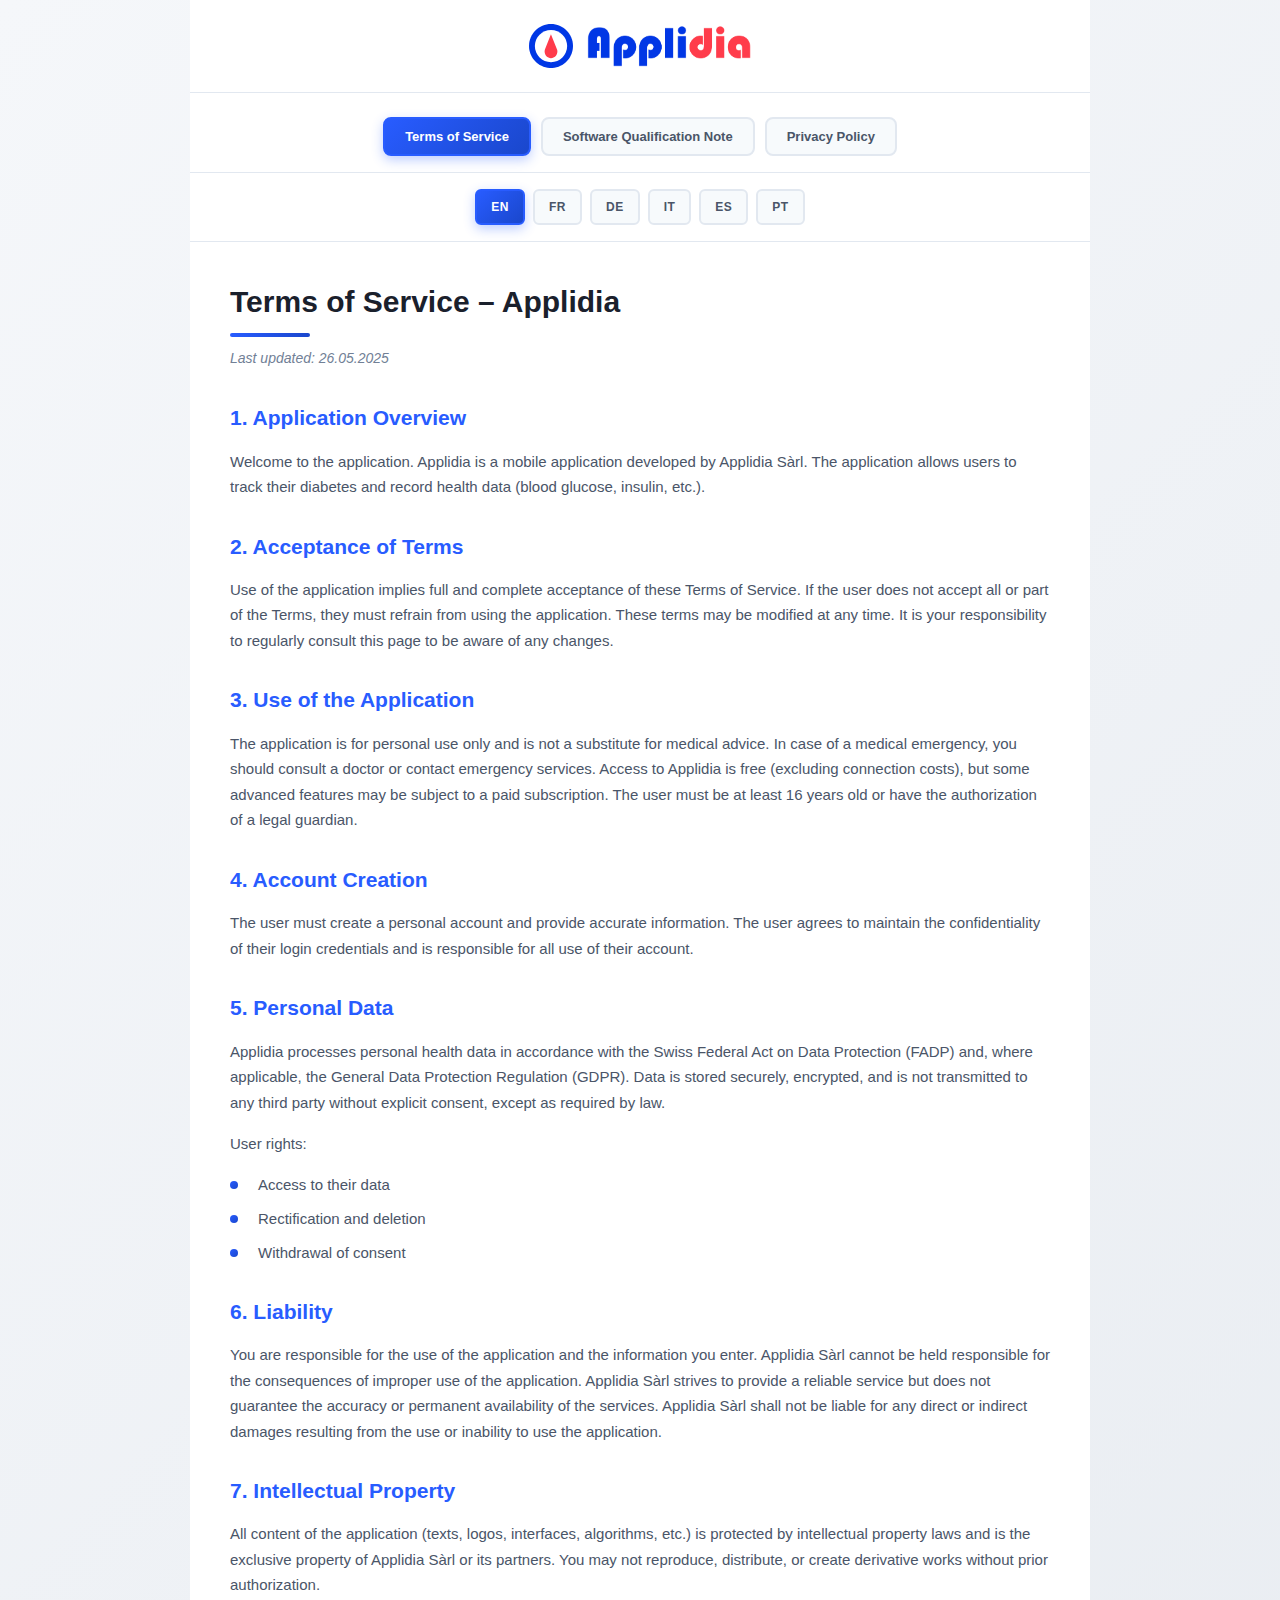
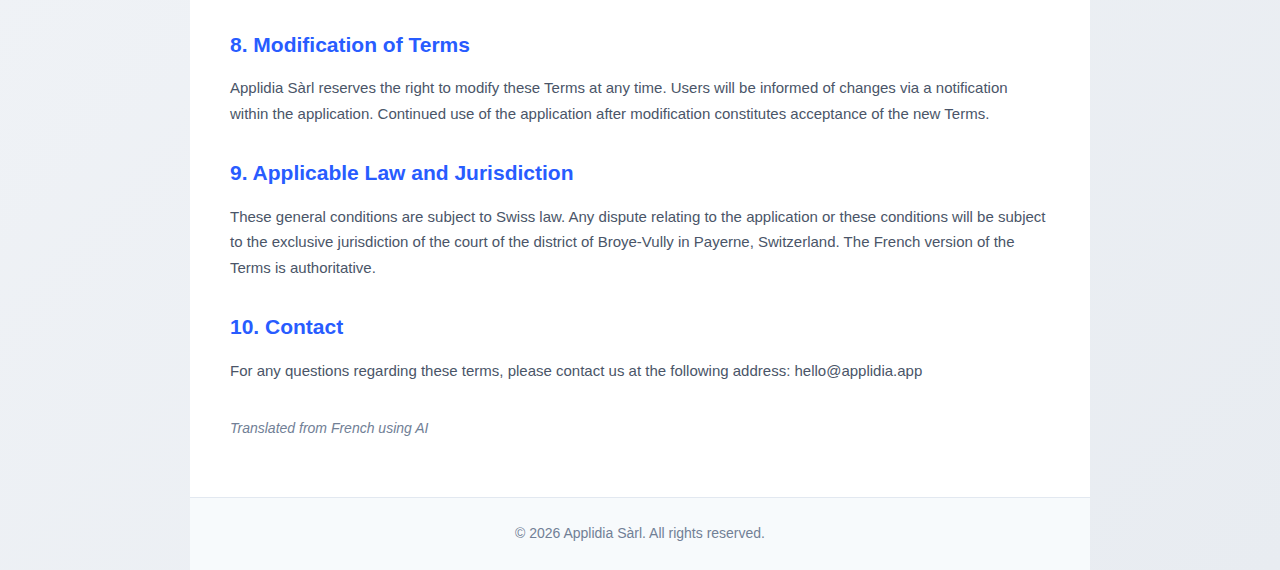
<file: index.html>
<!DOCTYPE html>
<html lang="en">
<head>
  <meta charset="UTF-8">
  <meta name="viewport" content="width=device-width, initial-scale=1.0">
  <title>Applidia – Legal</title>
  <link rel="stylesheet" href="style.css">
</head>
<body class="landing-body">
  <div class="landing-container">
    <div class="header">
      <img src="logo.svg" alt="Applidia Logo" class="logo-img">
      <img src="applidia.png" alt="Applidia" class="logo-text">
    </div>

    <p class="landing-title">Select your language</p>
    <p class="landing-subtitle">Sélectionnez votre langue · Wählen Sie Ihre Sprache</p>

    <div class="lang-grid">
      <a href="en/">
        <span class="lang-code">EN</span>
        <span class="lang-name">English</span>
      </a>
      <a href="fr/">
        <span class="lang-code">FR</span>
        <span class="lang-name">Français</span>
      </a>
      <a href="de/">
        <span class="lang-code">DE</span>
        <span class="lang-name">Deutsch</span>
      </a>
      <a href="it/">
        <span class="lang-code">IT</span>
        <span class="lang-name">Italiano</span>
      </a>
      <a href="es/">
        <span class="lang-code">ES</span>
        <span class="lang-name">Español</span>
      </a>
      <a href="pt/">
        <span class="lang-code">PT</span>
        <span class="lang-name">Português</span>
      </a>
    </div>

    <div class="landing-footer">
      &copy; 2025 Applidia Sàrl. All rights reserved.
    </div>
  </div>

  <script>
    (function() {
      var supported = ['en','fr','de','it','es','pt'];
      var lang = (navigator.language || navigator.userLanguage || 'en').toLowerCase().slice(0,2);
      if (supported.indexOf(lang) !== -1) {
        window.location.replace(lang + '/');
      }
    })();
  </script>
</body>
</html>
</file>
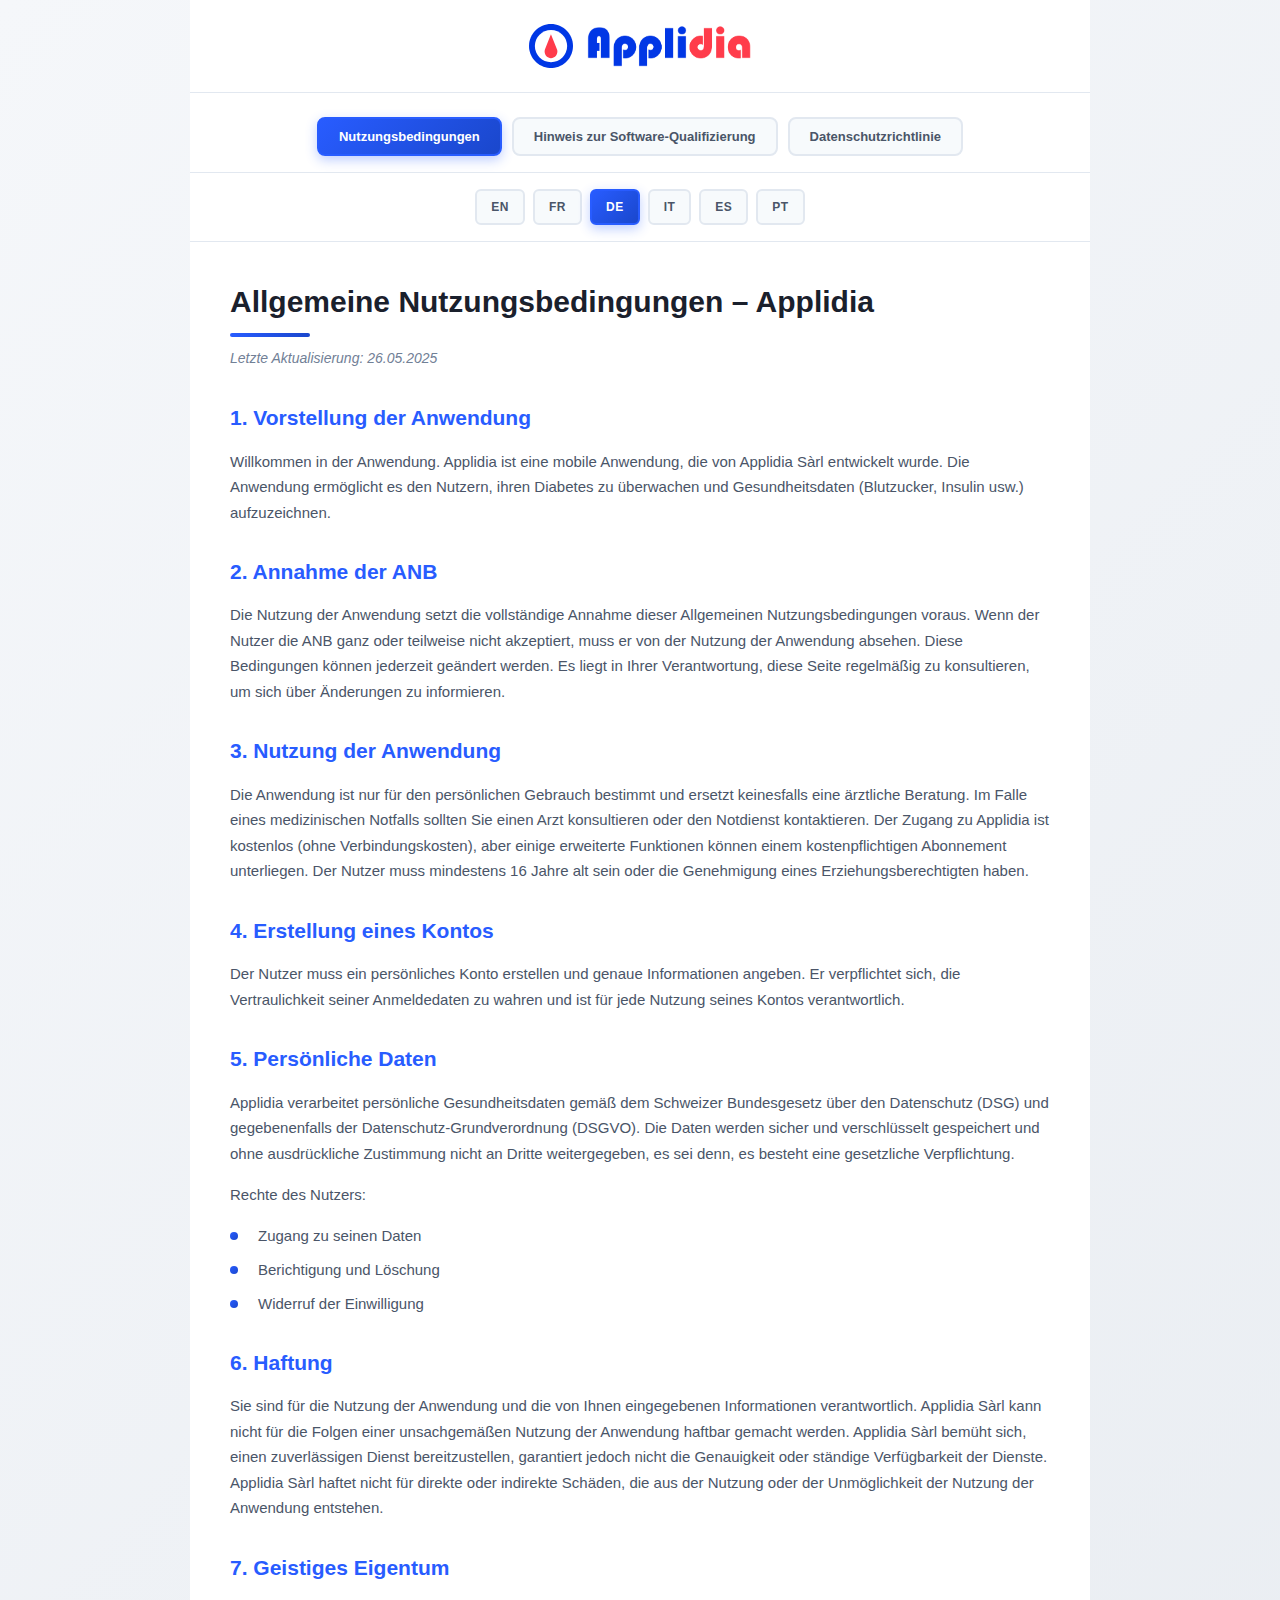
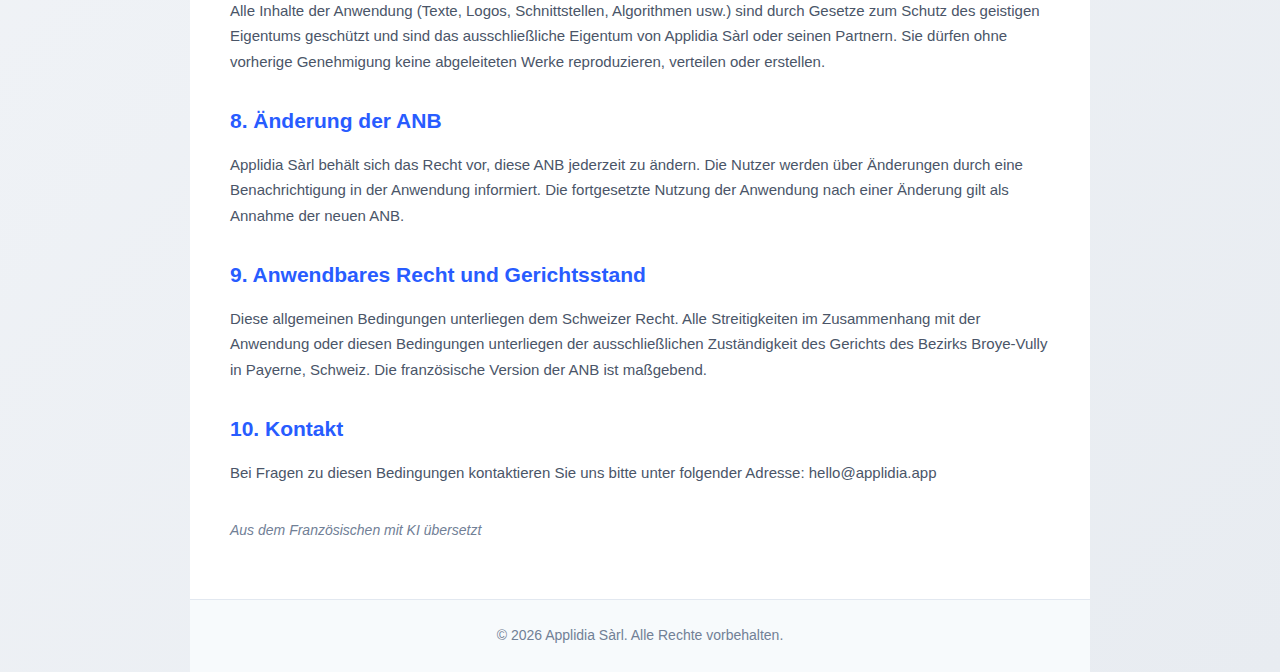
<file: de/index.html>
<!DOCTYPE html>
<html lang="de">
<head>
  <meta charset="UTF-8">
  <meta name="viewport" content="width=device-width, initial-scale=1.0">
  <title>Rechtliche Dokumente – Applidia</title>
  <link rel="stylesheet" href="../style.css">
</head>
<body>
  <div class="container">
    <div class="header">
      <img src="../logo.svg" alt="Applidia Logo" class="logo-img">
      <img src="../applidia.png" alt="Applidia" class="logo-text">
    </div>

    <!-- Document Selector -->
    <div class="doc-selector">
      <button id="btn-cgu" class="active" onclick="switchDoc('cgu')">Nutzungsbedingungen</button>
      <button id="btn-qualification" onclick="switchDoc('qualification')">Hinweis zur Software-Qualifizierung</button>
      <button id="btn-privacy" onclick="switchDoc('privacy')">Datenschutzrichtlinie</button>
    </div>

    <!-- Language Selector -->
    <div class="lang-selector">
      <a href="../en/">EN</a>
      <a href="../fr/">FR</a>
      <a href="../de/" class="active">DE</a>
      <a href="../it/">IT</a>
      <a href="../es/">ES</a>
      <a href="../pt/">PT</a>
    </div>

    <div class="content-wrapper">

      <!-- ========== NUTZUNGSBEDINGUNGEN ========== -->
      <div class="doc-content doc-cgu active">
        <h1>Allgemeine Nutzungsbedingungen – Applidia</h1>
        <p><em>Letzte Aktualisierung: 26.05.2025</em></p>
        <div class="section">
          <h2>1. Vorstellung der Anwendung</h2>
          <p>Willkommen in der Anwendung. Applidia ist eine mobile Anwendung, die von Applidia Sàrl entwickelt wurde. Die Anwendung ermöglicht es den Nutzern, ihren Diabetes zu überwachen und Gesundheitsdaten (Blutzucker, Insulin usw.) aufzuzeichnen.</p>
        </div>
        <div class="section">
          <h2>2. Annahme der ANB</h2>
          <p>Die Nutzung der Anwendung setzt die vollständige Annahme dieser Allgemeinen Nutzungsbedingungen voraus. Wenn der Nutzer die ANB ganz oder teilweise nicht akzeptiert, muss er von der Nutzung der Anwendung absehen. Diese Bedingungen können jederzeit geändert werden. Es liegt in Ihrer Verantwortung, diese Seite regelmäßig zu konsultieren, um sich über Änderungen zu informieren.</p>
        </div>
        <div class="section">
          <h2>3. Nutzung der Anwendung</h2>
          <p>Die Anwendung ist nur für den persönlichen Gebrauch bestimmt und ersetzt keinesfalls eine ärztliche Beratung. Im Falle eines medizinischen Notfalls sollten Sie einen Arzt konsultieren oder den Notdienst kontaktieren. Der Zugang zu Applidia ist kostenlos (ohne Verbindungskosten), aber einige erweiterte Funktionen können einem kostenpflichtigen Abonnement unterliegen. Der Nutzer muss mindestens 16 Jahre alt sein oder die Genehmigung eines Erziehungsberechtigten haben.</p>
        </div>
        <div class="section">
          <h2>4. Erstellung eines Kontos</h2>
          <p>Der Nutzer muss ein persönliches Konto erstellen und genaue Informationen angeben. Er verpflichtet sich, die Vertraulichkeit seiner Anmeldedaten zu wahren und ist für jede Nutzung seines Kontos verantwortlich.</p>
        </div>
        <div class="section">
          <h2>5. Persönliche Daten</h2>
          <p>Applidia verarbeitet persönliche Gesundheitsdaten gemäß dem Schweizer Bundesgesetz über den Datenschutz (DSG) und gegebenenfalls der Datenschutz-Grundverordnung (DSGVO). Die Daten werden sicher und verschlüsselt gespeichert und ohne ausdrückliche Zustimmung nicht an Dritte weitergegeben, es sei denn, es besteht eine gesetzliche Verpflichtung.</p>
          <p>Rechte des Nutzers:</p>
          <ul>
            <li>Zugang zu seinen Daten</li>
            <li>Berichtigung und Löschung</li>
            <li>Widerruf der Einwilligung</li>
          </ul>
        </div>
        <div class="section">
          <h2>6. Haftung</h2>
          <p>Sie sind für die Nutzung der Anwendung und die von Ihnen eingegebenen Informationen verantwortlich. Applidia Sàrl kann nicht für die Folgen einer unsachgemäßen Nutzung der Anwendung haftbar gemacht werden. Applidia Sàrl bemüht sich, einen zuverlässigen Dienst bereitzustellen, garantiert jedoch nicht die Genauigkeit oder ständige Verfügbarkeit der Dienste. Applidia Sàrl haftet nicht für direkte oder indirekte Schäden, die aus der Nutzung oder der Unmöglichkeit der Nutzung der Anwendung entstehen.</p>
        </div>
        <div class="section">
          <h2>7. Geistiges Eigentum</h2>
          <p>Alle Inhalte der Anwendung (Texte, Logos, Schnittstellen, Algorithmen usw.) sind durch Gesetze zum Schutz des geistigen Eigentums geschützt und sind das ausschließliche Eigentum von Applidia Sàrl oder seinen Partnern. Sie dürfen ohne vorherige Genehmigung keine abgeleiteten Werke reproduzieren, verteilen oder erstellen.</p>
        </div>
        <div class="section">
          <h2>8. Änderung der ANB</h2>
          <p>Applidia Sàrl behält sich das Recht vor, diese ANB jederzeit zu ändern. Die Nutzer werden über Änderungen durch eine Benachrichtigung in der Anwendung informiert. Die fortgesetzte Nutzung der Anwendung nach einer Änderung gilt als Annahme der neuen ANB.</p>
        </div>
        <div class="section">
          <h2>9. Anwendbares Recht und Gerichtsstand</h2>
          <p>Diese allgemeinen Bedingungen unterliegen dem Schweizer Recht. Alle Streitigkeiten im Zusammenhang mit der Anwendung oder diesen Bedingungen unterliegen der ausschließlichen Zuständigkeit des Gerichts des Bezirks Broye-Vully in Payerne, Schweiz. Die französische Version der ANB ist maßgebend.</p>
        </div>
        <div class="section">
          <h2>10. Kontakt</h2>
          <p>Bei Fragen zu diesen Bedingungen kontaktieren Sie uns bitte unter folgender Adresse: hello@applidia.app</p>
        </div>
        <p class="ai-note"><em>Aus dem Französischen mit KI übersetzt</em></p>
      </div>

      <!-- ========== HINWEIS ZUR SOFTWARE-QUALIFIZIERUNG ========== -->
      <div class="doc-content doc-qualification">
        <h1>Hinweis zur Software-Qualifizierung</h1>
        <p><em>Letzte Aktualisierung: 12.06.2025</em></p>
        <p><strong>Betreff:</strong> Anwendung „Applidia" – Nicht-Qualifizierung als Medizinprodukt</p>
        <p><strong>Herausgeber:</strong> Applidia Sàrl</p>
        <p><strong>Sitz:</strong> Lausanne, Schweiz</p>
        <div class="section">
          <h2>1. Kontext</h2>
          <p>Die Anwendung Applidia ist eine mobile Software, die entwickelt wurde, um Menschen mit Diabetes bei der Verfolgung ihrer persönlichen Gesundheitsdaten (z. B. Blutzucker, Injektionen, Blutdruck, körperliche Aktivität) zu unterstützen, und zwar im Sinne der Selbstbeobachtung, ohne automatisierte Analyse oder Diagnose-, Vorhersage- oder Therapieentscheidungsfunktionen.</p>
          <p>Dieser Hinweis soll nachweisen, dass Applidia nicht der Definition eines Medizinprodukts im Sinne der Verordnung (EU) 2017/745 (MDR) und der Schweizer MepV entspricht und daher nicht in deren Anwendungsbereich fällt.</p>
        </div>
        <div class="section">
          <h2>2. Regulatorische Definition eines Medizinprodukts</h2>
          <p>Gemäß Artikel 2 der MDR (EU 2017/745): Ein Medizinprodukt ist jedes Instrument, jeder Apparat, jede Software, jedes Implantat, jedes Reagenz oder jeder andere Artikel, der vom Hersteller für spezifische medizinische Zwecke bestimmt ist, insbesondere:</p>
          <ul>
            <li>Diagnose, Prävention, Überwachung, Vorhersage, Prognose, Behandlung oder Linderung einer Krankheit.</li>
            <li>Diagnose, Überwachung, Behandlung, Linderung oder Kompensation einer Verletzung oder Behinderung.</li>
          </ul>
          <p>Nach Schweizer Recht (MepV SR 812.213): Die Definition ist äquivalent zu der der MDR, da die Schweiz im Bereich der Medizinprodukte mit der EU abgestimmt ist.</p>
        </div>
        <div class="section">
          <h2>3. Funktionen der Applidia-Anwendung</h2>
          <p>Die Applidia-Anwendung ermöglicht dem Benutzer:</p>
          <ul>
            <li>Manuelles Erfassen von Gesundheitsdaten (Blutzucker, Injektionen, Medikamente usw.)</li>
            <li>Anzeigen von Trends in Form von Grafiken oder Listen</li>
            <li>Verwendung von Daten für persönliche Zwecke oder zur Weitergabe an einen Gesundheitsdienstleister</li>
          </ul>
          <p>Die Anwendung:</p>
          <ul>
            <li>Bietet keine Diagnose oder Behandlung an</li>
            <li>Verwendet keine Algorithmen zur klinischen Entscheidungsunterstützung</li>
            <li>Ersetzt in keiner Weise eine ärztliche Beratung</li>
            <li>Gibt keine automatisierten medizinischen Empfehlungen</li>
          </ul>
        </div>
        <div class="section">
          <h2>4. Regulatorische Analyse</h2>
          <p>Gemäß den Leitlinien der Europäischen Kommission (MEDDEV 2.1/6, MDCG 2019-11) gilt eine Software nicht als Medizinprodukt, wenn:</p>
          <ul>
            <li>Ihr alleiniger Zweck das allgemeine Wohlbefinden oder die persönliche Gesundheitsüberwachung ist</li>
            <li>Sie die medizinische Behandlung nicht verändert</li>
            <li>Sie keine therapeutische, diagnostische oder prädiktive Funktion erfüllt</li>
          </ul>
          <p>Applidia ist auf den persönlichen, informativen Gebrauch ohne medizinischen Zweck beschränkt.</p>
        </div>
        <div class="section">
          <h2>5. Schlussfolgerung</h2>
          <p>Die Applidia-Anwendung in ihrem aktuellen Funktionsumfang:</p>
          <ul>
            <li>ist nicht für einen medizinischen Zweck im Sinne der MDR oder MepV bestimmt,</li>
            <li>verändert die medizinische Behandlung von Patienten nicht,</li>
            <li>ist vergleichbar mit einer Anwendung für persönliches Wohlbefinden/Gesundheit, ähnlich einem digitalen Papiertagebuch.</li>
          </ul>
          <p>Daher stellt Applidia kein Medizinprodukt dar und unterliegt nicht der Anforderung der CE-Kennzeichnung für Medizinprodukte oder der Konformität mit MDR/MepV.</p>
        </div>
        <div class="section">
          <h2>6. Referenzen</h2>
          <ul>
            <li>Verordnung (EU) 2017/745 des Europäischen Parlaments und des Rates</li>
            <li>Medizinprodukteverordnung (MepV, SR 812.213)</li>
            <li>MDCG 2019-11 Leitlinien zur Qualifizierung und Klassifizierung von Software</li>
            <li>MEDDEV 2.1/6 – Leitlinien zur Qualifizierung und Klassifizierung von eigenständiger Software</li>
          </ul>
        </div>
        <p class="ai-note"><em>Aus dem Französischen mit KI übersetzt</em></p>
      </div>

      <!-- ========== DATENSCHUTZRICHTLINIE ========== -->
      <div class="doc-content doc-privacy">
        <h1>Datenschutzrichtlinie der Applidia-Anwendung</h1>
        <p><em>Letzte Aktualisierung: 12.06.2025</em></p>
        <div class="section">
          <h2>1. Einleitung</h2>
          <p>Diese Datenschutzrichtlinie erklärt, wie Applidia, eine von Applidia Sàrl herausgegebene Anwendung, Ihre personenbezogenen Daten, einschließlich Gesundheitsdaten, im Rahmen Ihrer Nutzung der Anwendung sammelt, verwendet, speichert und schützt.</p>
          <p>Wir verpflichten uns, Ihre Privatsphäre zu respektieren gemäß:</p>
          <ul>
            <li>der Datenschutz-Grundverordnung (EU) 2016/679 – DSGVO,</li>
            <li>dem Bundesgesetz über den Datenschutz (DSG) in der Schweiz.</li>
          </ul>
        </div>
        <div class="section">
          <h2>2. Verantwortlicher für die Datenverarbeitung</h2>
          <p>
            <strong>Name:</strong> Applidia Sàrl<br>
            <strong>Adresse:</strong> [Postanschrift]<br>
            <strong>IDE-Nummer:</strong> [IDE-Nummer]<br>
            <strong>Kontakt:</strong> hello@applidia.app<br>
            <strong>Rechtssitz:</strong> Lausanne, Schweiz
          </p>
        </div>
        <div class="section">
          <h2>3. Erhobene Daten</h2>
          <p>Wenn Sie die Applidia-Anwendung nutzen, können wir die folgenden Arten von Daten erheben:</p>
          <h3>Personenbezogene Daten</h3>
          <ul>
            <li>Vorname, Nachname (optional)</li>
            <li>Geburtsdatum</li>
            <li>E-Mail-Adresse</li>
            <li>Konto-Identifikator</li>
          </ul>
          <h3>Gesundheitsdaten</h3>
          <ul>
            <li>Blutzuckerwerte</li>
            <li>Körperliche Aktivität</li>
            <li>Medikamentöse Behandlungen</li>
            <li>Gewicht, Blutdruck</li>
            <li>Persönliche Notizen</li>
          </ul>
          <h3>Technische Daten</h3>
          <ul>
            <li>Smartphone-Typ</li>
            <li>Betriebssystem</li>
            <li>Nutzungsstatistiken der Anwendung</li>
          </ul>
        </div>
        <div class="section">
          <h2>4. Zwecke der Verarbeitung</h2>
          <p>Ihre Daten werden ausschließlich verwendet für:</p>
          <ul>
            <li>Die persönliche Überwachung Ihrer Gesundheit im Zusammenhang mit Diabetes</li>
            <li>Die Erstellung von Grafiken oder Berichten</li>
            <li>Die Verbesserung der Anwendung (anonymisierte Daten)</li>
            <li>Die Information über wichtige Updates oder Änderungen (z.B. AGB)</li>
          </ul>
          <p>Wir verkaufen oder teilen Ihre Daten nicht ohne Ihre ausdrückliche Zustimmung mit Dritten.</p>
        </div>
        <div class="section">
          <h2>5. Rechtsgrundlage der Verarbeitung</h2>
          <p>Die Verarbeitung Ihrer Daten basiert auf:</p>
          <ul>
            <li>Ihrer ausdrücklichen Einwilligung, insbesondere für Gesundheitsdaten</li>
            <li>Dem berechtigten Interesse, den ordnungsgemäßen Betrieb der Anwendung sicherzustellen</li>
            <li>Der Erfüllung des Vertrags (AGB), wenn Sie die Anwendung nutzen</li>
            <li>Der Ausführung einer vom Benutzer angeforderten Dienstleistung</li>
          </ul>
          <p>Sie können Ihre Einwilligung jederzeit über die Anwendungseinstellungen oder durch Kontaktaufnahme mit uns widerrufen.</p>
        </div>
        <div class="section">
          <h2>6. Speicherung und Sicherheit</h2>
          <p>Ihre Daten werden:</p>
          <ul>
            <li>Auf sicheren Servern in der Schweiz gespeichert</li>
            <li>Durch technische und organisatorische Maßnahmen geschützt (Verschlüsselung, eingeschränkter Zugriff, Protokollierung)</li>
          </ul>
          <p>Folgende Maßnahmen sind implementiert:</p>
          <ul>
            <li>Datenverschlüsselung während der Übertragung und im Ruhezustand (TLS, AES)</li>
            <li>Sichere Authentifizierung</li>
            <li>Regelmäßige Sicherungen</li>
          </ul>
        </div>
        <div class="section">
          <h2>7. Aufbewahrungsdauer</h2>
          <p>Ihre Daten werden so lange aufbewahrt, wie Sie die Anwendung nutzen. Sie können sie jederzeit über Ihr Konto oder durch Kontaktaufnahme mit uns löschen.</p>
          <p>Bei längerer Inaktivität (mehr als 24 Monate) kann Ihr Konto nach Benachrichtigung anonymisiert oder gelöscht werden.</p>
        </div>
        <div class="section">
          <h2>8. Rechte der Nutzer</h2>
          <p>Gemäß DSGVO und DSG haben Sie folgende Rechte:</p>
          <ul>
            <li>Recht auf Zugang zu Ihren Daten</li>
            <li>Recht auf Berichtigung</li>
            <li>Recht auf Löschung („Recht auf Vergessenwerden")</li>
            <li>Recht auf Einschränkung der Verarbeitung</li>
            <li>Recht auf Datenübertragbarkeit</li>
            <li>Widerspruchsrecht (in bestimmten Fällen)</li>
            <li>Recht, die Einwilligung jederzeit zu widerrufen</li>
          </ul>
        </div>
        <div class="section">
          <h2>9. Datenweitergabe</h2>
          <p>Ihre Daten werden niemals ohne Ihre Zustimmung an Dritte weitergegeben, außer:</p>
          <ul>
            <li>Wenn dies aufgrund einer gesetzlichen oder gerichtlichen Verpflichtung erforderlich ist</li>
            <li>An technische Dienstleister (Hosting, Support), die unter unserer Verantwortung und mit angemessenen Garantien handeln</li>
          </ul>
        </div>
        <div class="section">
          <h2>10. Sicherheit</h2>
          <p>Wir setzen technische und organisatorische Maßnahmen um, um die Sicherheit und Vertraulichkeit Ihrer Daten zu gewährleisten, insbesondere:</p>
          <ul>
            <li>Datenverschlüsselung</li>
            <li>Eingeschränkter Zugriff auf Daten</li>
            <li>Protokollierung kritischer Zugriffe und Aktionen</li>
          </ul>
        </div>
        <div class="section">
          <h2>11. Internationale Übermittlung</h2>
          <p>Wir übermitteln Ihre Daten nicht außerhalb der Schweiz oder des Europäischen Wirtschaftsraums (EWR), es sei denn, es sind angemessene Garantien vorhanden.</p>
        </div>
        <div class="section">
          <h2>12. Änderung der Richtlinie</h2>
          <p>Wir behalten uns das Recht vor, diese Datenschutzrichtlinie zu ändern. Die Nutzer werden über wesentliche Änderungen per In-App-Benachrichtigung oder E-Mail informiert.</p>
        </div>
        <div class="section">
          <h2>13. Kontakt</h2>
          <p>Bei Fragen oder Beschwerden zum Datenschutz können Sie uns kontaktieren unter:<br>E-Mail: hello@applidia.app</p>
        </div>
        <p class="ai-note"><em>Aus dem Französischen mit KI übersetzt</em></p>
      </div>

    </div>

    <footer>
      &copy; 2026 Applidia Sàrl. Alle Rechte vorbehalten.
    </footer>
  </div>

  <script>
    function switchDoc(doc) {
      document.querySelectorAll('.doc-content').forEach(function(el) { el.classList.remove('active'); });
      document.querySelectorAll('.doc-selector button').forEach(function(el) { el.classList.remove('active'); });
      document.querySelector('.doc-' + doc).classList.add('active');
      document.getElementById('btn-' + doc).classList.add('active');
      window.scrollTo({ top: 0, behavior: 'smooth' });
    }
  </script>
</body>
</html>
</file>
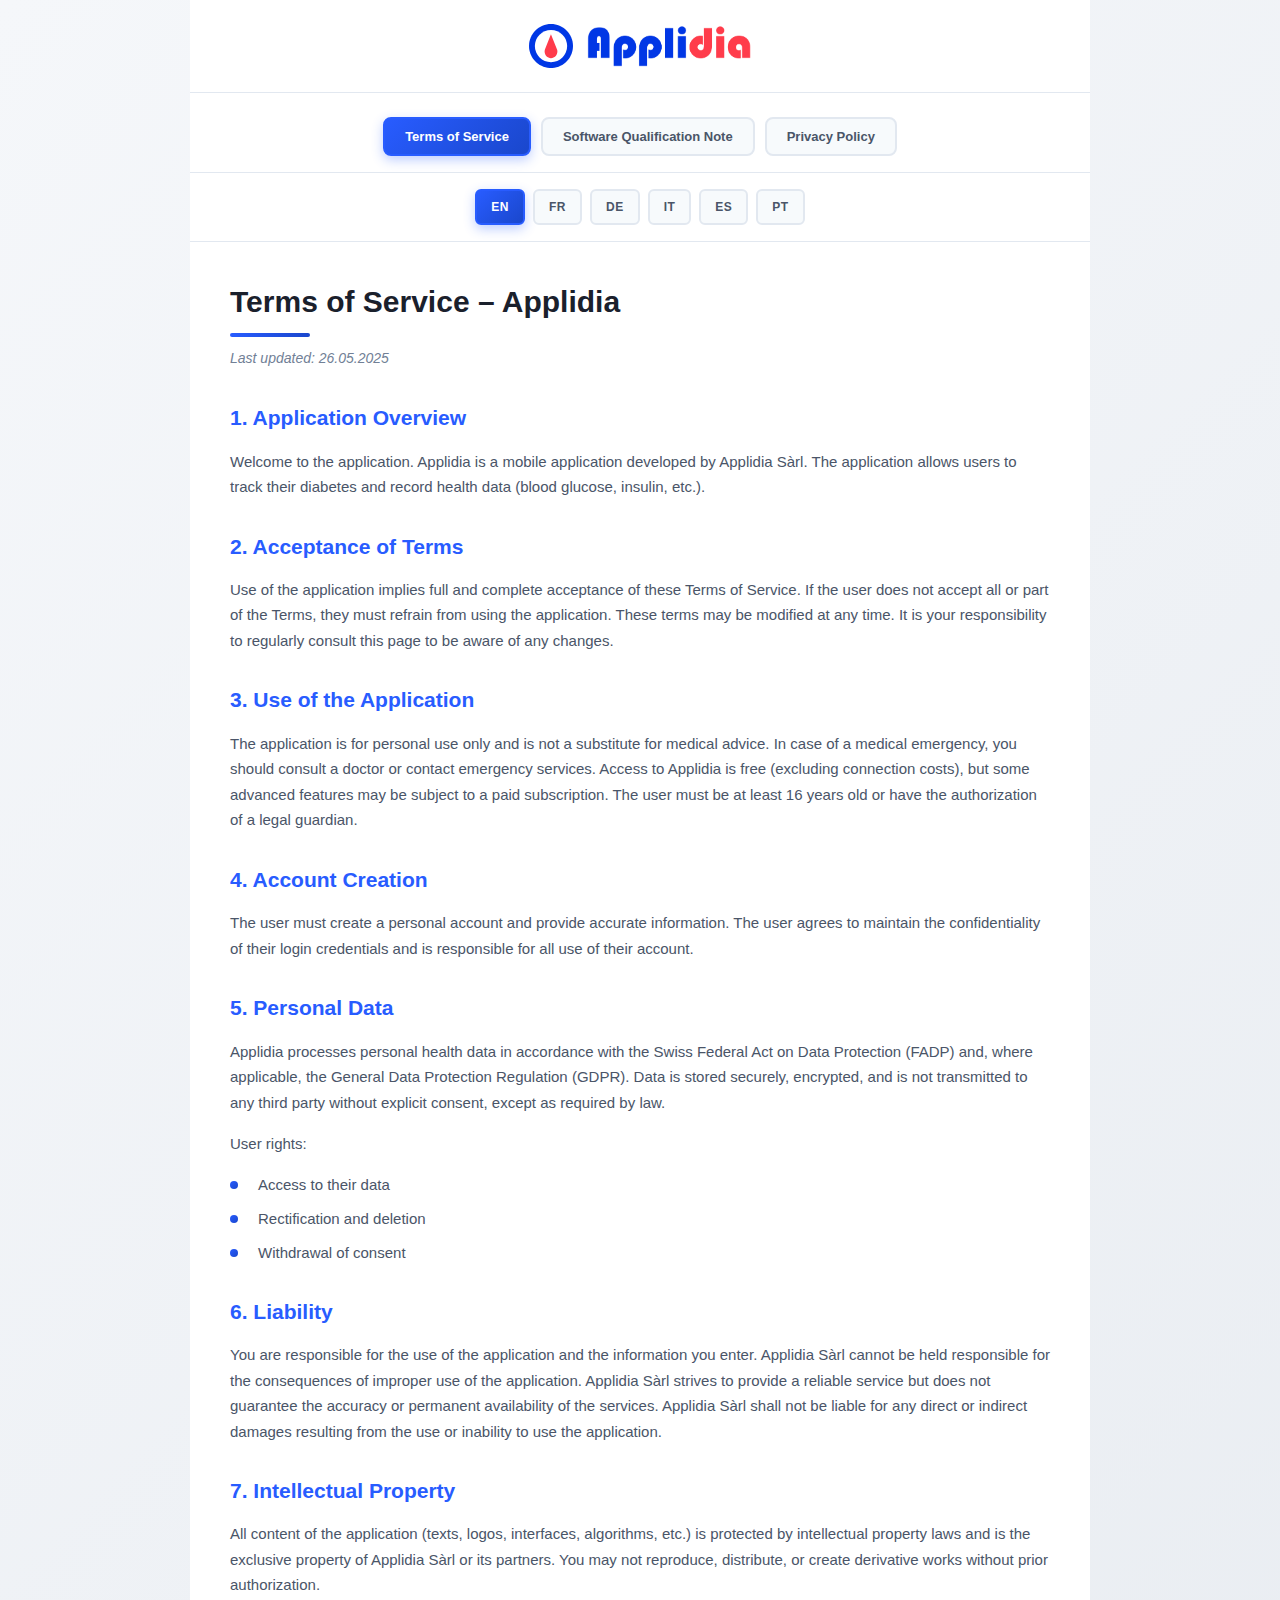
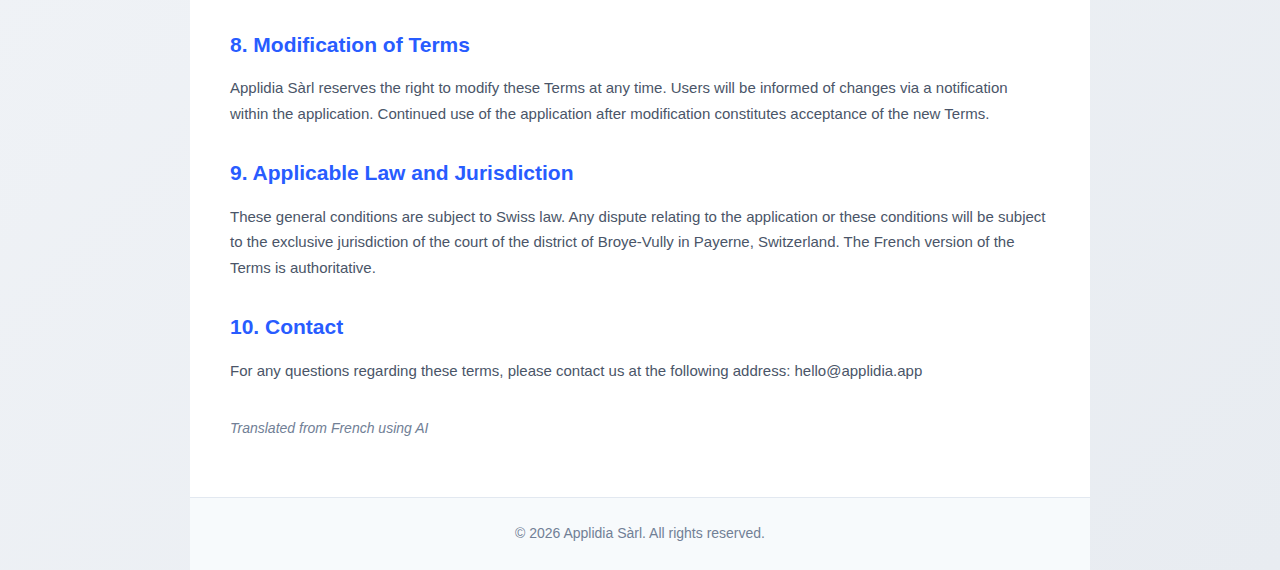
<file: en/index.html>
<!DOCTYPE html>
<html lang="en">
<head>
  <meta charset="UTF-8">
  <meta name="viewport" content="width=device-width, initial-scale=1.0">
  <title>Legal Documents – Applidia</title>
  <link rel="stylesheet" href="../style.css">
</head>
<body>
  <div class="container">
    <div class="header">
      <img src="../logo.svg" alt="Applidia Logo" class="logo-img">
      <img src="../applidia.png" alt="Applidia" class="logo-text">
    </div>

    <!-- Document Selector -->
    <div class="doc-selector">
      <button id="btn-cgu" class="active" onclick="switchDoc('cgu')">Terms of Service</button>
      <button id="btn-qualification" onclick="switchDoc('qualification')">Software Qualification Note</button>
      <button id="btn-privacy" onclick="switchDoc('privacy')">Privacy Policy</button>
    </div>

    <!-- Language Selector -->
    <div class="lang-selector">
      <a href="../en/" class="active">EN</a>
      <a href="../fr/">FR</a>
      <a href="../de/">DE</a>
      <a href="../it/">IT</a>
      <a href="../es/">ES</a>
      <a href="../pt/">PT</a>
    </div>

    <div class="content-wrapper">

      <!-- ========== TERMS OF SERVICE ========== -->
      <div class="doc-content doc-cgu active">
        <h1>Terms of Service – Applidia</h1>
        <p><em>Last updated: 26.05.2025</em></p>
        <div class="section">
          <h2>1. Application Overview</h2>
          <p>Welcome to the application. Applidia is a mobile application developed by Applidia Sàrl. The application allows users to track their diabetes and record health data (blood glucose, insulin, etc.).</p>
        </div>
        <div class="section">
          <h2>2. Acceptance of Terms</h2>
          <p>Use of the application implies full and complete acceptance of these Terms of Service. If the user does not accept all or part of the Terms, they must refrain from using the application. These terms may be modified at any time. It is your responsibility to regularly consult this page to be aware of any changes.</p>
        </div>
        <div class="section">
          <h2>3. Use of the Application</h2>
          <p>The application is for personal use only and is not a substitute for medical advice. In case of a medical emergency, you should consult a doctor or contact emergency services. Access to Applidia is free (excluding connection costs), but some advanced features may be subject to a paid subscription. The user must be at least 16 years old or have the authorization of a legal guardian.</p>
        </div>
        <div class="section">
          <h2>4. Account Creation</h2>
          <p>The user must create a personal account and provide accurate information. The user agrees to maintain the confidentiality of their login credentials and is responsible for all use of their account.</p>
        </div>
        <div class="section">
          <h2>5. Personal Data</h2>
          <p>Applidia processes personal health data in accordance with the Swiss Federal Act on Data Protection (FADP) and, where applicable, the General Data Protection Regulation (GDPR). Data is stored securely, encrypted, and is not transmitted to any third party without explicit consent, except as required by law.</p>
          <p>User rights:</p>
          <ul>
            <li>Access to their data</li>
            <li>Rectification and deletion</li>
            <li>Withdrawal of consent</li>
          </ul>
        </div>
        <div class="section">
          <h2>6. Liability</h2>
          <p>You are responsible for the use of the application and the information you enter. Applidia Sàrl cannot be held responsible for the consequences of improper use of the application. Applidia Sàrl strives to provide a reliable service but does not guarantee the accuracy or permanent availability of the services. Applidia Sàrl shall not be liable for any direct or indirect damages resulting from the use or inability to use the application.</p>
        </div>
        <div class="section">
          <h2>7. Intellectual Property</h2>
          <p>All content of the application (texts, logos, interfaces, algorithms, etc.) is protected by intellectual property laws and is the exclusive property of Applidia Sàrl or its partners. You may not reproduce, distribute, or create derivative works without prior authorization.</p>
        </div>
        <div class="section">
          <h2>8. Modification of Terms</h2>
          <p>Applidia Sàrl reserves the right to modify these Terms at any time. Users will be informed of changes via a notification within the application. Continued use of the application after modification constitutes acceptance of the new Terms.</p>
        </div>
        <div class="section">
          <h2>9. Applicable Law and Jurisdiction</h2>
          <p>These general conditions are subject to Swiss law. Any dispute relating to the application or these conditions will be subject to the exclusive jurisdiction of the court of the district of Broye-Vully in Payerne, Switzerland. The French version of the Terms is authoritative.</p>
        </div>
        <div class="section">
          <h2>10. Contact</h2>
          <p>For any questions regarding these terms, please contact us at the following address: hello@applidia.app</p>
        </div>
        <p class="ai-note"><em>Translated from French using AI</em></p>
      </div>

      <!-- ========== SOFTWARE QUALIFICATION NOTE ========== -->
      <div class="doc-content doc-qualification">
        <h1>Software Qualification Note</h1>
        <p><em>Last updated: 12.06.2025</em></p>
        <p><strong>Subject:</strong> "Applidia" Application – Non-qualification as a Medical Device</p>
        <p><strong>Publisher:</strong> Applidia Sàrl</p>
        <p><strong>Headquarters:</strong> Lausanne, Switzerland</p>
        <div class="section">
          <h2>1. Context</h2>
          <p>The Applidia application is a mobile software developed to support individuals with diabetes in tracking their personal health data (e.g., blood glucose, injections, blood pressure, physical activity), for self-monitoring purposes, without automated analysis or diagnostic, predictive, or therapeutic decision-making functions.</p>
          <p>This note aims to demonstrate that Applidia does not meet the definition of a medical device under Regulation (EU) 2017/745 (MDR) and the Swiss MedDO, and therefore does not fall within their scope.</p>
        </div>
        <div class="section">
          <h2>2. Regulatory Definition of a Medical Device</h2>
          <p>According to Article 2 of the MDR (EU 2017/745): A medical device is any instrument, apparatus, software, implant, reagent, or other article intended by the manufacturer to be used for specific medical purposes, including:</p>
          <ul>
            <li>Diagnosis, prevention, monitoring, prediction, prognosis, treatment, or alleviation of a disease.</li>
            <li>Diagnosis, monitoring, treatment, alleviation of, or compensation for, an injury or disability.</li>
          </ul>
          <p>Under Swiss legislation (MedDO RS 812.213): The definition is equivalent to that of the MDR, as Switzerland is aligned with the EU in the field of medical devices.</p>
        </div>
        <div class="section">
          <h2>3. Applidia Application Features</h2>
          <p>The Applidia application allows the user to:</p>
          <ul>
            <li>Manually record health data (blood glucose, injections, medications, etc.)</li>
            <li>View trends as graphs or lists</li>
            <li>Use data for personal purposes or to share with a healthcare professional</li>
          </ul>
          <p>The application does not:</p>
          <ul>
            <li>Offer any diagnosis or treatment</li>
            <li>Use any clinical decision support algorithms</li>
            <li>Substitute for medical advice in any way</li>
            <li>Provide any automated medical recommendations</li>
          </ul>
        </div>
        <div class="section">
          <h2>4. Regulatory Analysis</h2>
          <p>According to the European Commission guidelines (MEDDEV 2.1/6, MDCG 2019-11), software is not considered a medical device if:</p>
          <ul>
            <li>Its sole purpose is general well-being or personal health monitoring</li>
            <li>It does not alter medical management</li>
            <li>It performs no therapeutic, diagnostic, or predictive function</li>
          </ul>
          <p>Applidia is limited to personal, informational use, without a medical purpose.</p>
        </div>
        <div class="section">
          <h2>5. Conclusion</h2>
          <p>The Applidia application, in its current state of functionality:</p>
          <ul>
            <li>is not intended for a medical purpose within the meaning of the MDR or MedDO,</li>
            <li>does not alter the medical management of patients,</li>
            <li>is comparable to a personal well-being/health application, similar to a digital paper logbook.</li>
          </ul>
          <p>Therefore, Applidia does not constitute a medical device and is not subject to the requirement for CE marking for medical devices or compliance with MDR/MedDO.</p>
        </div>
        <div class="section">
          <h2>6. References</h2>
          <ul>
            <li>Regulation (EU) 2017/745 of the European Parliament and of the Council</li>
            <li>Ordinance on Medical Devices (MedDO, RS 812.213)</li>
            <li>MDCG 2019-11 Guidance on Qualification and Classification of Software</li>
            <li>MEDDEV 2.1/6 – Guidelines on the qualification and classification of stand alone software</li>
          </ul>
        </div>
        <p class="ai-note"><em>Translated from French using AI</em></p>
      </div>

      <!-- ========== PRIVACY POLICY ========== -->
      <div class="doc-content doc-privacy">
        <h1>Applidia Application Privacy Policy</h1>
        <p><em>Last updated: 12.06.2025</em></p>
        <div class="section">
          <h2>1. Introduction</h2>
          <p>This privacy policy explains how Applidia, an application published by Applidia Sàrl, collects, uses, stores, and protects your personal data, including health data, in connection with your use of the application.</p>
          <p>We are committed to respecting your privacy in accordance with:</p>
          <ul>
            <li>the General Data Protection Regulation (EU) 2016/679 – GDPR,</li>
            <li>the Federal Act on Data Protection (FADP) in Switzerland.</li>
          </ul>
        </div>
        <div class="section">
          <h2>2. Data Controller</h2>
          <p>
            <strong>Name:</strong> Applidia Sàrl<br>
            <strong>Address:</strong> [postal address]<br>
            <strong>IDE Number:</strong> [IDE number]<br>
            <strong>Contact:</strong> hello@applidia.app<br>
            <strong>Legal Domicile:</strong> Lausanne, Switzerland
          </p>
        </div>
        <div class="section">
          <h2>3. Data Collected</h2>
          <p>When you use the Applidia application, we may collect the following types of data:</p>
          <h3>Personal Data</h3>
          <ul>
            <li>First name, last name (optional)</li>
            <li>Date of birth</li>
            <li>Email address</li>
            <li>Account identifier</li>
          </ul>
          <h3>Health Data</h3>
          <ul>
            <li>Blood glucose values</li>
            <li>Physical activity</li>
            <li>Medication treatments</li>
            <li>Weight, blood pressure</li>
            <li>Personal notes</li>
          </ul>
          <h3>Technical Data</h3>
          <ul>
            <li>Smartphone type</li>
            <li>Operating system</li>
            <li>Application usage statistics</li>
          </ul>
        </div>
        <div class="section">
          <h2>4. Purposes of Processing</h2>
          <p>Your data is used exclusively for:</p>
          <ul>
            <li>Personal monitoring of your health related to diabetes</li>
            <li>Generating charts or reports</li>
            <li>Improving the application (anonymized data)</li>
            <li>Informing you of important updates or changes (e.g., ToS)</li>
          </ul>
          <p>We do not sell or share your data with third parties without your explicit consent.</p>
        </div>
        <div class="section">
          <h2>5. Legal Basis for Processing</h2>
          <p>The processing of your data is based on:</p>
          <ul>
            <li>Your explicit consent, especially for health data</li>
            <li>Legitimate interest to ensure the proper functioning of the application</li>
            <li>The performance of the contract (ToS) when you use the application</li>
            <li>The execution of a service requested by the user</li>
          </ul>
          <p>You can withdraw your consent at any time via the application settings or by contacting us.</p>
        </div>
        <div class="section">
          <h2>6. Storage and Security</h2>
          <p>Your data is:</p>
          <ul>
            <li>Stored on secure servers located in Switzerland</li>
            <li>Protected by technical and organizational measures (encryption, restricted access, logging)</li>
          </ul>
          <p>The following measures are in place:</p>
          <ul>
            <li>Data encrypted in transit and at rest (TLS, AES)</li>
            <li>Secure authentication</li>
            <li>Regular backups</li>
          </ul>
        </div>
        <div class="section">
          <h2>7. Retention Period</h2>
          <p>Your data is retained as long as you use the application. You can delete it at any time via your account or by contacting us.</p>
          <p>In case of prolonged inactivity (more than 24 months), your account may be anonymized or deleted after notification.</p>
        </div>
        <div class="section">
          <h2>8. User Rights</h2>
          <p>In accordance with the GDPR and FADP, you have the following rights:</p>
          <ul>
            <li>Right of access to your data</li>
            <li>Right to rectification</li>
            <li>Right to erasure ("right to be forgotten")</li>
            <li>Right to restriction of processing</li>
            <li>Right to data portability</li>
            <li>Right to object (in certain cases)</li>
            <li>Right to withdraw consent at any time</li>
          </ul>
        </div>
        <div class="section">
          <h2>9. Data Sharing</h2>
          <p>Your data is never shared with third parties without your consent, except:</p>
          <ul>
            <li>If required by a legal or judicial obligation</li>
            <li>Technical service providers (hosting, support) acting under our responsibility and with appropriate guarantees</li>
          </ul>
        </div>
        <div class="section">
          <h2>10. Security</h2>
          <p>We implement technical and organizational measures to ensure the security and confidentiality of your data, including:</p>
          <ul>
            <li>Data encryption</li>
            <li>Restricted access to data</li>
            <li>Logging of critical access and actions</li>
          </ul>
        </div>
        <div class="section">
          <h2>11. International Transfer</h2>
          <p>We do not transfer your data outside of Switzerland or the European Economic Area (EEA), unless appropriate safeguards are in place.</p>
        </div>
        <div class="section">
          <h2>12. Policy Changes</h2>
          <p>We reserve the right to modify this privacy policy. Users will be notified of significant changes via the application or by email.</p>
        </div>
        <div class="section">
          <h2>13. Contact</h2>
          <p>For any questions or complaints regarding data privacy, you can contact us at:<br>Email: hello@applidia.app</p>
        </div>
        <p class="ai-note"><em>Translated from French using AI</em></p>
      </div>

    </div>

    <footer>
      &copy; 2026 Applidia Sàrl. All rights reserved.
    </footer>
  </div>

  <script>
    function switchDoc(doc) {
      document.querySelectorAll('.doc-content').forEach(function(el) { el.classList.remove('active'); });
      document.querySelectorAll('.doc-selector button').forEach(function(el) { el.classList.remove('active'); });
      document.querySelector('.doc-' + doc).classList.add('active');
      document.getElementById('btn-' + doc).classList.add('active');
      window.scrollTo({ top: 0, behavior: 'smooth' });
    }
  </script>
</body>
</html>
</file>
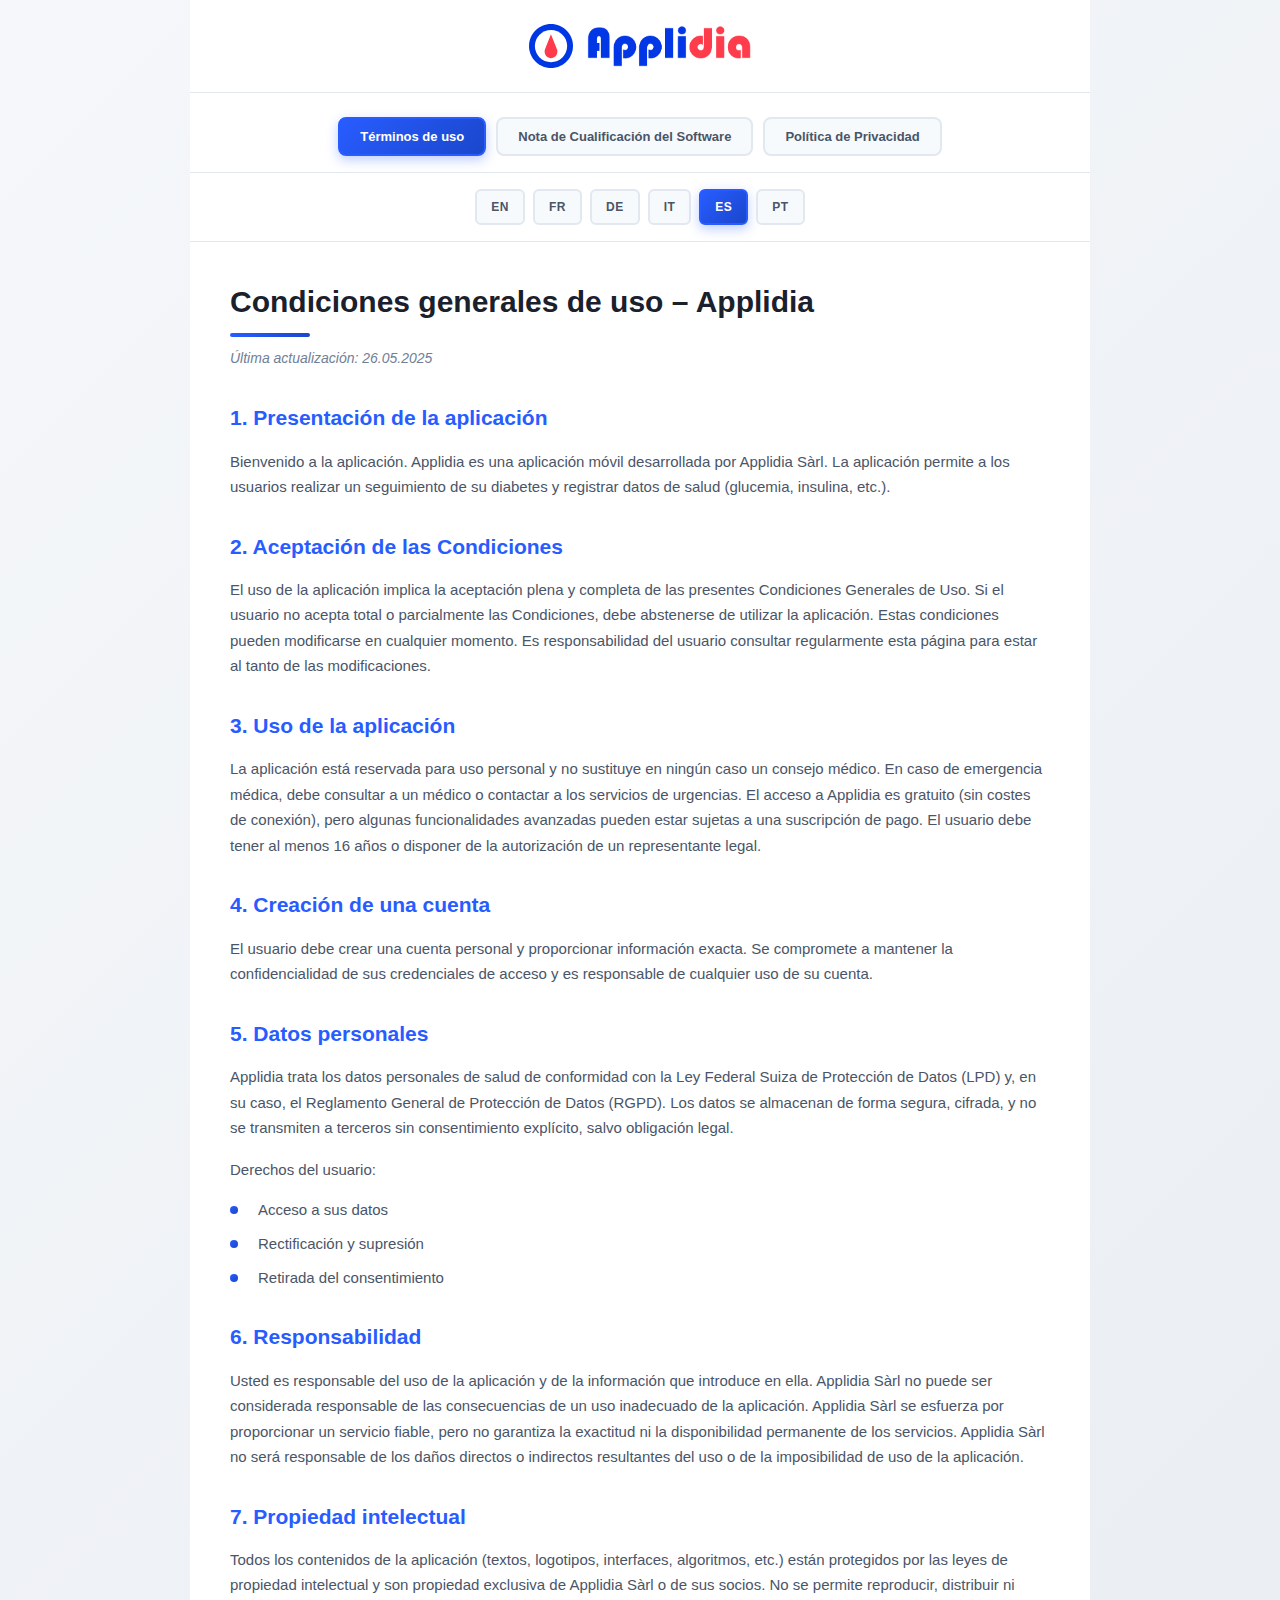
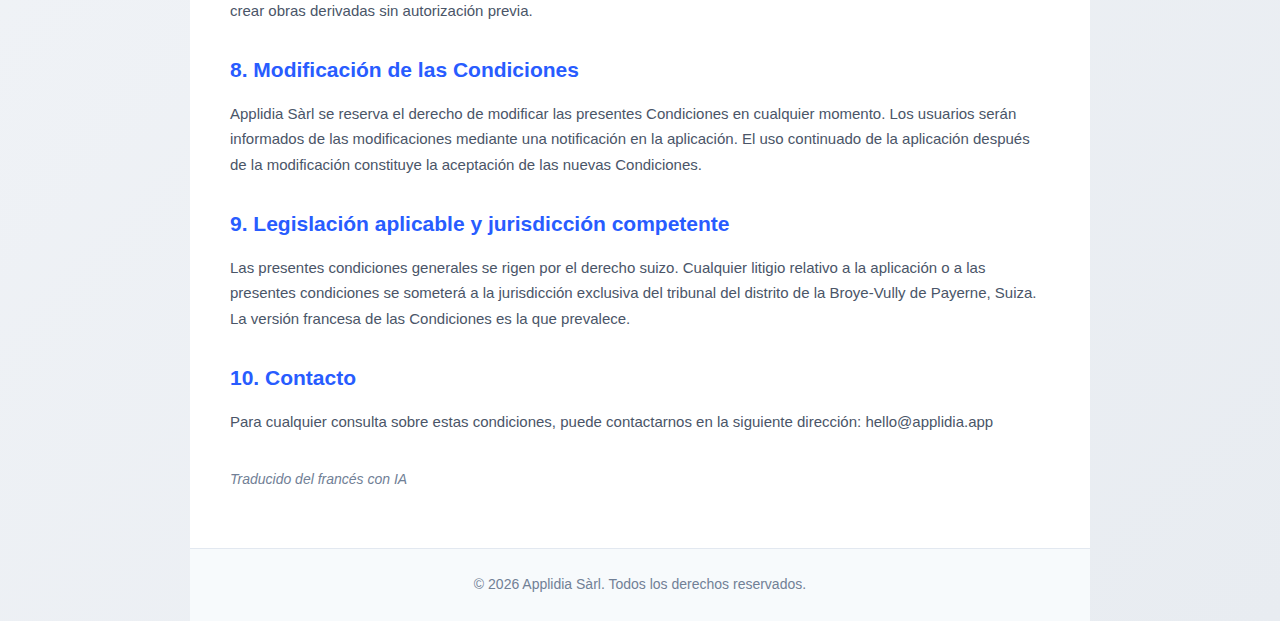
<file: es/index.html>
<!DOCTYPE html>
<html lang="es">
<head>
  <meta charset="UTF-8">
  <meta name="viewport" content="width=device-width, initial-scale=1.0">
  <title>Documentos Legales – Applidia</title>
  <link rel="stylesheet" href="../style.css">
</head>
<body>
  <div class="container">
    <div class="header">
      <img src="../logo.svg" alt="Applidia Logo" class="logo-img">
      <img src="../applidia.png" alt="Applidia" class="logo-text">
    </div>

    <!-- Document Selector -->
    <div class="doc-selector">
      <button id="btn-cgu" class="active" onclick="switchDoc('cgu')">Términos de uso</button>
      <button id="btn-qualification" onclick="switchDoc('qualification')">Nota de Cualificación del Software</button>
      <button id="btn-privacy" onclick="switchDoc('privacy')">Política de Privacidad</button>
    </div>

    <!-- Language Selector -->
    <div class="lang-selector">
      <a href="../en/">EN</a>
      <a href="../fr/">FR</a>
      <a href="../de/">DE</a>
      <a href="../it/">IT</a>
      <a href="../es/" class="active">ES</a>
      <a href="../pt/">PT</a>
    </div>

    <div class="content-wrapper">

      <!-- ========== TÉRMINOS DE USO ========== -->
      <div class="doc-content doc-cgu active">
        <h1>Condiciones generales de uso – Applidia</h1>
        <p><em>Última actualización: 26.05.2025</em></p>
        <div class="section">
          <h2>1. Presentación de la aplicación</h2>
          <p>Bienvenido a la aplicación. Applidia es una aplicación móvil desarrollada por Applidia Sàrl. La aplicación permite a los usuarios realizar un seguimiento de su diabetes y registrar datos de salud (glucemia, insulina, etc.).</p>
        </div>
        <div class="section">
          <h2>2. Aceptación de las Condiciones</h2>
          <p>El uso de la aplicación implica la aceptación plena y completa de las presentes Condiciones Generales de Uso. Si el usuario no acepta total o parcialmente las Condiciones, debe abstenerse de utilizar la aplicación. Estas condiciones pueden modificarse en cualquier momento. Es responsabilidad del usuario consultar regularmente esta página para estar al tanto de las modificaciones.</p>
        </div>
        <div class="section">
          <h2>3. Uso de la aplicación</h2>
          <p>La aplicación está reservada para uso personal y no sustituye en ningún caso un consejo médico. En caso de emergencia médica, debe consultar a un médico o contactar a los servicios de urgencias. El acceso a Applidia es gratuito (sin costes de conexión), pero algunas funcionalidades avanzadas pueden estar sujetas a una suscripción de pago. El usuario debe tener al menos 16 años o disponer de la autorización de un representante legal.</p>
        </div>
        <div class="section">
          <h2>4. Creación de una cuenta</h2>
          <p>El usuario debe crear una cuenta personal y proporcionar información exacta. Se compromete a mantener la confidencialidad de sus credenciales de acceso y es responsable de cualquier uso de su cuenta.</p>
        </div>
        <div class="section">
          <h2>5. Datos personales</h2>
          <p>Applidia trata los datos personales de salud de conformidad con la Ley Federal Suiza de Protección de Datos (LPD) y, en su caso, el Reglamento General de Protección de Datos (RGPD). Los datos se almacenan de forma segura, cifrada, y no se transmiten a terceros sin consentimiento explícito, salvo obligación legal.</p>
          <p>Derechos del usuario:</p>
          <ul>
            <li>Acceso a sus datos</li>
            <li>Rectificación y supresión</li>
            <li>Retirada del consentimiento</li>
          </ul>
        </div>
        <div class="section">
          <h2>6. Responsabilidad</h2>
          <p>Usted es responsable del uso de la aplicación y de la información que introduce en ella. Applidia Sàrl no puede ser considerada responsable de las consecuencias de un uso inadecuado de la aplicación. Applidia Sàrl se esfuerza por proporcionar un servicio fiable, pero no garantiza la exactitud ni la disponibilidad permanente de los servicios. Applidia Sàrl no será responsable de los daños directos o indirectos resultantes del uso o de la imposibilidad de uso de la aplicación.</p>
        </div>
        <div class="section">
          <h2>7. Propiedad intelectual</h2>
          <p>Todos los contenidos de la aplicación (textos, logotipos, interfaces, algoritmos, etc.) están protegidos por las leyes de propiedad intelectual y son propiedad exclusiva de Applidia Sàrl o de sus socios. No se permite reproducir, distribuir ni crear obras derivadas sin autorización previa.</p>
        </div>
        <div class="section">
          <h2>8. Modificación de las Condiciones</h2>
          <p>Applidia Sàrl se reserva el derecho de modificar las presentes Condiciones en cualquier momento. Los usuarios serán informados de las modificaciones mediante una notificación en la aplicación. El uso continuado de la aplicación después de la modificación constituye la aceptación de las nuevas Condiciones.</p>
        </div>
        <div class="section">
          <h2>9. Legislación aplicable y jurisdicción competente</h2>
          <p>Las presentes condiciones generales se rigen por el derecho suizo. Cualquier litigio relativo a la aplicación o a las presentes condiciones se someterá a la jurisdicción exclusiva del tribunal del distrito de la Broye-Vully de Payerne, Suiza. La versión francesa de las Condiciones es la que prevalece.</p>
        </div>
        <div class="section">
          <h2>10. Contacto</h2>
          <p>Para cualquier consulta sobre estas condiciones, puede contactarnos en la siguiente dirección: hello@applidia.app</p>
        </div>
        <p class="ai-note"><em>Traducido del francés con IA</em></p>
      </div>

      <!-- ========== NOTA DE CUALIFICACIÓN DEL SOFTWARE ========== -->
      <div class="doc-content doc-qualification">
        <h1>Nota de cualificación del software</h1>
        <p><em>Última actualización: 12.06.2025</em></p>
        <p><strong>Objeto:</strong> Aplicación « Applidia » – No cualificación como dispositivo médico</p>
        <p><strong>Editor:</strong> Applidia Sàrl</p>
        <p><strong>Sede:</strong> Lausana, Suiza</p>
        <div class="section">
          <h2>1. Contexto</h2>
          <p>La aplicación Applidia es un software móvil desarrollado para acompañar a las personas con diabetes en el seguimiento de sus datos personales de salud (p. ej., glucemia, inyecciones, tensión arterial, actividad física), con fines de autoobservación, sin análisis automatizado ni funciones de diagnóstico, predicción o decisión terapéutica.</p>
          <p>Esta nota tiene como objetivo demostrar que Applidia no cumple la definición de dispositivo médico en el sentido del Reglamento (UE) 2017/745 (MDR) y de la ODim suiza, y por tanto no entra en su ámbito de aplicación.</p>
        </div>
        <div class="section">
          <h2>2. Definición reglamentaria de un dispositivo médico</h2>
          <p>Según el artículo 2 del MDR (UE 2017/745): Un dispositivo médico es cualquier instrumento, aparato, software, implante, reactivo u otro artículo destinado por el fabricante a ser utilizado con fines médicos específicos, en particular:</p>
          <ul>
            <li>El diagnóstico, la prevención, la vigilancia, la predicción, el pronóstico, el tratamiento o la atenuación de una enfermedad.</li>
            <li>El diagnóstico, la vigilancia, el tratamiento, la atenuación o la compensación de una lesión o discapacidad.</li>
          </ul>
          <p>Según la legislación suiza (ODim RS 812.213): La definición es equivalente a la del MDR, ya que Suiza está alineada con la UE en el ámbito de los dispositivos médicos.</p>
        </div>
        <div class="section">
          <h2>3. Funcionalidades de la aplicación Applidia</h2>
          <p>La aplicación Applidia permite al usuario:</p>
          <ul>
            <li>Registrar manualmente datos de salud (glucemia, inyecciones, medicamentos, etc.)</li>
            <li>Visualizar tendencias en forma de gráficos o listas</li>
            <li>Utilizar datos con fines personales o para comunicarlos a un profesional de la salud</li>
          </ul>
          <p>La aplicación no:</p>
          <ul>
            <li>Propone ningún diagnóstico ni tratamiento</li>
            <li>Utiliza ningún algoritmo de ayuda a la decisión clínica</li>
            <li>Sustituye de ninguna manera un consejo médico</li>
            <li>Proporciona ninguna recomendación médica automatizada</li>
          </ul>
        </div>
        <div class="section">
          <h2>4. Análisis reglamentario</h2>
          <p>Según las directrices de la Comisión Europea (MEDDEV 2.1/6, MDCG 2019-11), un software no se considera dispositivo médico si:</p>
          <ul>
            <li>Tiene como única finalidad el bienestar general o el seguimiento personal de la salud</li>
            <li>No modifica la atención médica</li>
            <li>No cumple ninguna función terapéutica, diagnóstica o predictiva</li>
          </ul>
          <p>Applidia se limita a un uso personal, con fines informativos, sin finalidad médica.</p>
        </div>
        <div class="section">
          <h2>5. Conclusión</h2>
          <p>La aplicación Applidia, en el estado actual de sus funcionalidades:</p>
          <ul>
            <li>no está destinada a una finalidad médica en el sentido del MDR o de la ODim,</li>
            <li>no modifica la atención médica de los pacientes,</li>
            <li>es asimilable a una aplicación de bienestar/salud personal, similar a un cuaderno de papel digital.</li>
          </ul>
          <p>Por consiguiente, Applidia no constituye un dispositivo médico y no está sujeta a la obligación de marcado CE médico ni de conformidad con el MDR/ODim.</p>
        </div>
        <div class="section">
          <h2>6. Referencias</h2>
          <ul>
            <li>Reglamento (UE) 2017/745 del Parlamento Europeo y del Consejo</li>
            <li>Ordenanza sobre dispositivos médicos (ODim, RS 812.213)</li>
            <li>Directrices MDCG 2019-11 – Cualificación de software</li>
            <li>MEDDEV 2.1/6 – Cualificación de software</li>
          </ul>
        </div>
        <p class="ai-note"><em>Traducido del francés con IA</em></p>
      </div>

      <!-- ========== POLÍTICA DE PRIVACIDAD ========== -->
      <div class="doc-content doc-privacy">
        <h1>Política de privacidad de la aplicación Applidia</h1>
        <p><em>Última actualización: 12.06.2025</em></p>
        <div class="section">
          <h2>1. Introducción</h2>
          <p>La presente política de privacidad explica cómo Applidia, aplicación publicada por Applidia Sàrl, recoge, utiliza, conserva y protege sus datos personales, incluidos los datos de salud, en el marco del uso de la aplicación.</p>
          <p>Nos comprometemos a respetar su privacidad de conformidad con:</p>
          <ul>
            <li>el Reglamento General de Protección de Datos (UE) 2016/679 – RGPD,</li>
            <li>la Ley Federal de Protección de Datos (LPD) en Suiza.</li>
          </ul>
        </div>
        <div class="section">
          <h2>2. Responsable del tratamiento</h2>
          <p>
            <strong>Nombre:</strong> Applidia Sàrl<br>
            <strong>Dirección:</strong> [dirección postal]<br>
            <strong>Número IDE:</strong> [número IDE]<br>
            <strong>Contacto:</strong> hello@applidia.app<br>
            <strong>Domicilio legal:</strong> Lausana, Suiza
          </p>
        </div>
        <div class="section">
          <h2>3. Datos recogidos</h2>
          <p>Cuando utiliza la aplicación Applidia, podemos recoger los siguientes tipos de datos:</p>
          <h3>Datos personales</h3>
          <ul>
            <li>Nombre, apellido (opcional)</li>
            <li>Fecha de nacimiento</li>
            <li>Dirección de correo electrónico</li>
            <li>Identificador de cuenta</li>
          </ul>
          <h3>Datos de salud</h3>
          <ul>
            <li>Valores de glucemia</li>
            <li>Actividad física</li>
            <li>Tratamientos medicamentosos</li>
            <li>Peso, tensión arterial</li>
            <li>Notas personales</li>
          </ul>
          <h3>Datos técnicos</h3>
          <ul>
            <li>Tipo de smartphone</li>
            <li>Sistema operativo</li>
            <li>Estadísticas de uso de la aplicación</li>
          </ul>
        </div>
        <div class="section">
          <h2>4. Finalidades del tratamiento</h2>
          <p>Sus datos se utilizan exclusivamente para:</p>
          <ul>
            <li>El seguimiento personal de su salud en relación con la diabetes</li>
            <li>La generación de gráficos o informes</li>
            <li>La mejora de la aplicación (datos anonimizados)</li>
            <li>Informarle en caso de actualizaciones o cambios importantes (p. ej., Condiciones de Uso)</li>
          </ul>
          <p>No vendemos ni compartimos sus datos con terceros sin su consentimiento explícito.</p>
        </div>
        <div class="section">
          <h2>5. Base legal del tratamiento</h2>
          <p>El tratamiento de sus datos se basa en:</p>
          <ul>
            <li>Su consentimiento explícito, en particular para los datos de salud</li>
            <li>El interés legítimo para garantizar el correcto funcionamiento de la aplicación</li>
            <li>La ejecución del contrato (Condiciones de Uso) cuando utiliza la aplicación</li>
            <li>La ejecución de un servicio solicitado por el usuario</li>
          </ul>
          <p>Puede retirar su consentimiento en cualquier momento a través de los ajustes de la aplicación o contactándonos.</p>
        </div>
        <div class="section">
          <h2>6. Almacenamiento y seguridad</h2>
          <p>Sus datos son:</p>
          <ul>
            <li>Almacenados en servidores seguros ubicados en Suiza</li>
            <li>Protegidos por medidas técnicas y organizativas (cifrado, acceso restringido, registro de accesos)</li>
          </ul>
          <p>Se aplican las siguientes medidas:</p>
          <ul>
            <li>Datos cifrados en tránsito y en reposo (TLS, AES)</li>
            <li>Autenticación segura</li>
            <li>Copias de seguridad regulares</li>
          </ul>
        </div>
        <div class="section">
          <h2>7. Periodo de conservación</h2>
          <p>Sus datos se conservan mientras utilice la aplicación. Puede eliminarlos en cualquier momento a través de su cuenta o contactándonos.</p>
          <p>En caso de inactividad prolongada (más de 24 meses), su cuenta podrá ser anonimizada o eliminada previa notificación.</p>
        </div>
        <div class="section">
          <h2>8. Derechos de los usuarios</h2>
          <p>De conformidad con el RGPD y la LPD, usted dispone de los siguientes derechos:</p>
          <ul>
            <li>Derecho de acceso a sus datos</li>
            <li>Derecho de rectificación</li>
            <li>Derecho de supresión ("derecho al olvido")</li>
            <li>Derecho a la limitación del tratamiento</li>
            <li>Derecho a la portabilidad de datos</li>
            <li>Derecho de oposición (en determinados casos)</li>
            <li>Derecho a retirar su consentimiento en cualquier momento</li>
          </ul>
        </div>
        <div class="section">
          <h2>9. Compartición de datos</h2>
          <p>Sus datos nunca se comparten con terceros sin su consentimiento, salvo:</p>
          <ul>
            <li>Si lo requiere una obligación legal o judicial</li>
            <li>Proveedores de servicios técnicos (alojamiento, soporte) que actúan bajo nuestra responsabilidad y con las garantías adecuadas</li>
          </ul>
        </div>
        <div class="section">
          <h2>10. Seguridad</h2>
          <p>Implementamos medidas técnicas y organizativas para garantizar la seguridad y la confidencialidad de sus datos, en particular:</p>
          <ul>
            <li>Cifrado de datos</li>
            <li>Acceso restringido a los datos</li>
            <li>Registro de accesos y acciones críticas</li>
          </ul>
        </div>
        <div class="section">
          <h2>11. Transferencia internacional</h2>
          <p>No transferimos sus datos fuera de Suiza o del Espacio Económico Europeo (EEE), salvo que se apliquen las garantías adecuadas.</p>
        </div>
        <div class="section">
          <h2>12. Modificación de la política</h2>
          <p>Nos reservamos el derecho de modificar esta política de privacidad. Los usuarios serán notificados de los cambios importantes a través de la aplicación o por correo electrónico.</p>
        </div>
        <div class="section">
          <h2>13. Contacto</h2>
          <p>Para cualquier consulta o reclamación relativa a la privacidad de los datos, puede contactarnos en:<br>Email: hello@applidia.app</p>
        </div>
        <p class="ai-note"><em>Traducido del francés con IA</em></p>
      </div>

    </div>

    <footer>
      &copy; 2026 Applidia Sàrl. Todos los derechos reservados.
    </footer>
  </div>

  <script>
    function switchDoc(doc) {
      document.querySelectorAll('.doc-content').forEach(function(el) { el.classList.remove('active'); });
      document.querySelectorAll('.doc-selector button').forEach(function(el) { el.classList.remove('active'); });
      document.querySelector('.doc-' + doc).classList.add('active');
      document.getElementById('btn-' + doc).classList.add('active');
      window.scrollTo({ top: 0, behavior: 'smooth' });
    }
  </script>
</body>
</html>
</file>
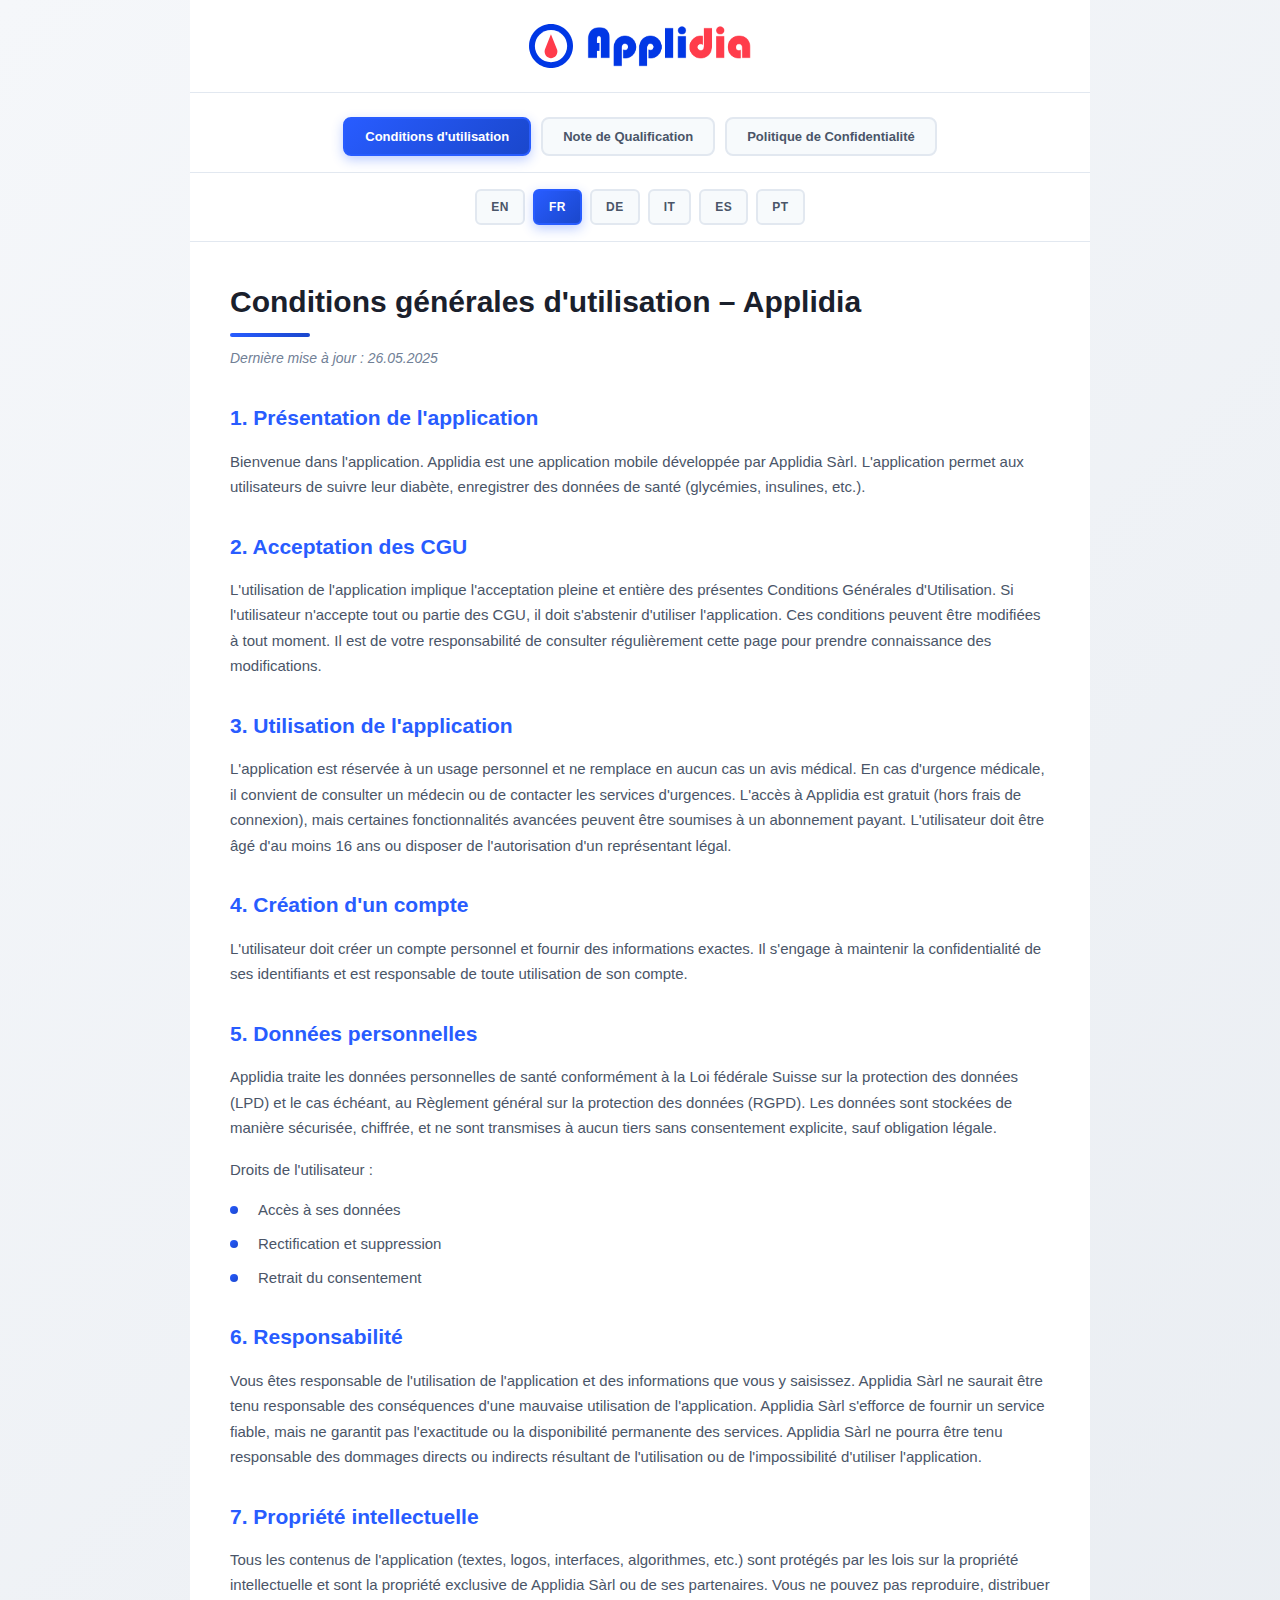
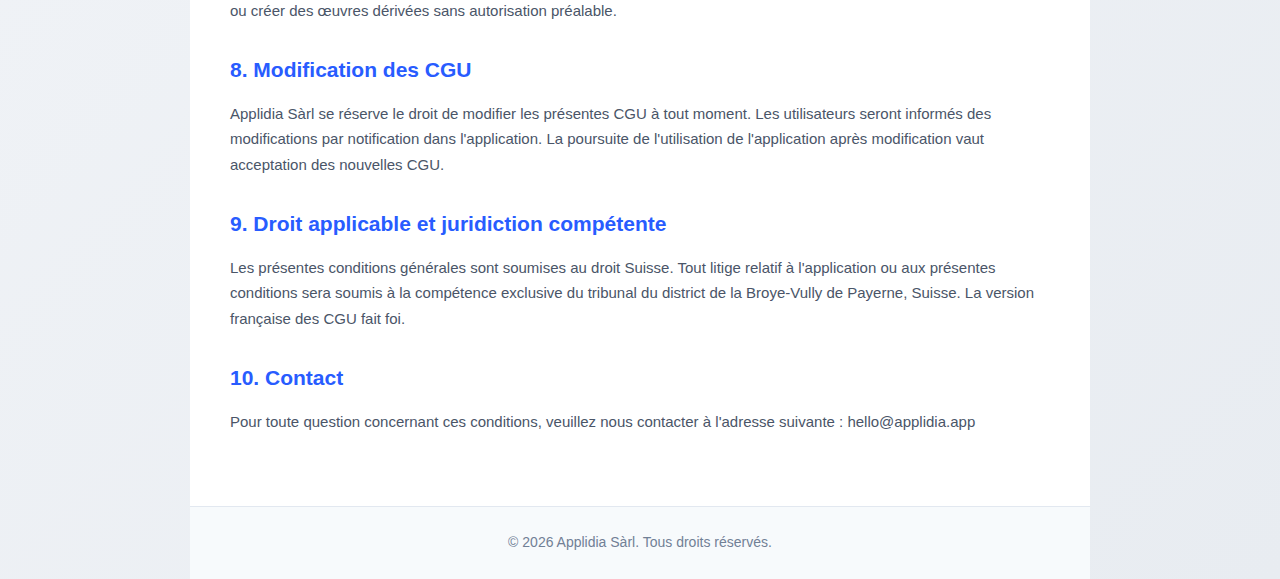
<file: fr/index.html>
<!DOCTYPE html>
<html lang="fr">
<head>
  <meta charset="UTF-8">
  <meta name="viewport" content="width=device-width, initial-scale=1.0">
  <title>Documents Légaux – Applidia</title>
  <link rel="stylesheet" href="../style.css">
</head>
<body>
  <div class="container">
    <div class="header">
      <img src="../logo.svg" alt="Applidia Logo" class="logo-img">
      <img src="../applidia.png" alt="Applidia" class="logo-text">
    </div>

    <!-- Document Selector -->
    <div class="doc-selector">
      <button id="btn-cgu" class="active" onclick="switchDoc('cgu')">Conditions d'utilisation</button>
      <button id="btn-qualification" onclick="switchDoc('qualification')">Note de Qualification</button>
      <button id="btn-privacy" onclick="switchDoc('privacy')">Politique de Confidentialité</button>
    </div>

    <!-- Language Selector -->
    <div class="lang-selector">
      <a href="../en/">EN</a>
      <a href="../fr/" class="active">FR</a>
      <a href="../de/">DE</a>
      <a href="../it/">IT</a>
      <a href="../es/">ES</a>
      <a href="../pt/">PT</a>
    </div>

    <div class="content-wrapper">

      <!-- ========== CONDITIONS GÉNÉRALES D'UTILISATION ========== -->
      <div class="doc-content doc-cgu active">
        <h1>Conditions générales d'utilisation – Applidia</h1>
        <p><em>Dernière mise à jour : 26.05.2025</em></p>
        <div class="section">
          <h2>1. Présentation de l'application</h2>
          <p>Bienvenue dans l'application. Applidia est une application mobile développée par Applidia Sàrl. L'application permet aux utilisateurs de suivre leur diabète, enregistrer des données de santé (glycémies, insulines, etc.).</p>
        </div>
        <div class="section">
          <h2>2. Acceptation des CGU</h2>
          <p>L'utilisation de l'application implique l'acceptation pleine et entière des présentes Conditions Générales d'Utilisation. Si l'utilisateur n'accepte tout ou partie des CGU, il doit s'abstenir d'utiliser l'application. Ces conditions peuvent être modifiées à tout moment. Il est de votre responsabilité de consulter régulièrement cette page pour prendre connaissance des modifications.</p>
        </div>
        <div class="section">
          <h2>3. Utilisation de l'application</h2>
          <p>L'application est réservée à un usage personnel et ne remplace en aucun cas un avis médical. En cas d'urgence médicale, il convient de consulter un médecin ou de contacter les services d'urgences. L'accès à Applidia est gratuit (hors frais de connexion), mais certaines fonctionnalités avancées peuvent être soumises à un abonnement payant. L'utilisateur doit être âgé d'au moins 16 ans ou disposer de l'autorisation d'un représentant légal.</p>
        </div>
        <div class="section">
          <h2>4. Création d'un compte</h2>
          <p>L'utilisateur doit créer un compte personnel et fournir des informations exactes. Il s'engage à maintenir la confidentialité de ses identifiants et est responsable de toute utilisation de son compte.</p>
        </div>
        <div class="section">
          <h2>5. Données personnelles</h2>
          <p>Applidia traite les données personnelles de santé conformément à la Loi fédérale Suisse sur la protection des données (LPD) et le cas échéant, au Règlement général sur la protection des données (RGPD). Les données sont stockées de manière sécurisée, chiffrée, et ne sont transmises à aucun tiers sans consentement explicite, sauf obligation légale.</p>
          <p>Droits de l'utilisateur :</p>
          <ul>
            <li>Accès à ses données</li>
            <li>Rectification et suppression</li>
            <li>Retrait du consentement</li>
          </ul>
        </div>
        <div class="section">
          <h2>6. Responsabilité</h2>
          <p>Vous êtes responsable de l'utilisation de l'application et des informations que vous y saisissez. Applidia Sàrl ne saurait être tenu responsable des conséquences d'une mauvaise utilisation de l'application. Applidia Sàrl s'efforce de fournir un service fiable, mais ne garantit pas l'exactitude ou la disponibilité permanente des services. Applidia Sàrl ne pourra être tenu responsable des dommages directs ou indirects résultant de l'utilisation ou de l'impossibilité d'utiliser l'application.</p>
        </div>
        <div class="section">
          <h2>7. Propriété intellectuelle</h2>
          <p>Tous les contenus de l'application (textes, logos, interfaces, algorithmes, etc.) sont protégés par les lois sur la propriété intellectuelle et sont la propriété exclusive de Applidia Sàrl ou de ses partenaires. Vous ne pouvez pas reproduire, distribuer ou créer des œuvres dérivées sans autorisation préalable.</p>
        </div>
        <div class="section">
          <h2>8. Modification des CGU</h2>
          <p>Applidia Sàrl se réserve le droit de modifier les présentes CGU à tout moment. Les utilisateurs seront informés des modifications par notification dans l'application. La poursuite de l'utilisation de l'application après modification vaut acceptation des nouvelles CGU.</p>
        </div>
        <div class="section">
          <h2>9. Droit applicable et juridiction compétente</h2>
          <p>Les présentes conditions générales sont soumises au droit Suisse. Tout litige relatif à l'application ou aux présentes conditions sera soumis à la compétence exclusive du tribunal du district de la Broye-Vully de Payerne, Suisse. La version française des CGU fait foi.</p>
        </div>
        <div class="section">
          <h2>10. Contact</h2>
          <p>Pour toute question concernant ces conditions, veuillez nous contacter à l'adresse suivante : hello@applidia.app</p>
        </div>
      </div>

      <!-- ========== NOTE DE QUALIFICATION ========== -->
      <div class="doc-content doc-qualification">
        <h1>Note de qualification logicielle</h1>
        <p><em>Dernière mise à jour : 12.06.2025</em></p>
        <p><strong>Objet :</strong> Application « Applidia » – Non-qualification en tant que dispositif médical</p>
        <p><strong>Éditeur :</strong> Applidia Sàrl</p>
        <p><strong>Siège :</strong> Lausanne, Suisse</p>
        <div class="section">
          <h2>1. Contexte</h2>
          <p>L'application Applidia est un logiciel mobile développé pour accompagner les personnes atteintes de diabète dans le suivi de leurs données personnelles de santé (par ex. glycémie, injections, tension artérielle, activité physique), dans une logique d'auto-observation, sans analyse automatisée ni fonction de diagnostic, de prédiction ou de décision thérapeutique.</p>
          <p>Cette note vise à démontrer que Applidia ne répond pas à la définition d'un dispositif médical au sens du Règlement (UE) 2017/745 (MDR) et de l'ODim Suisse, et ne relève donc pas de leur champ d'application.</p>
        </div>
        <div class="section">
          <h2>2. Définition réglementaire d'un dispositif médical</h2>
          <p>Selon l'article 2 du MDR (UE 2017/745) : Un dispositif médical est un instrument, appareil, logiciel, implant, réactif ou autre article destiné par le fabricant à être utilisé à des fins médicales spécifiques, notamment :</p>
          <ul>
            <li>Le diagnostic, la prévention, la surveillance, la prédiction, le pronostic, le traitement ou l'atténuation d'une maladie.</li>
            <li>Le diagnostic, la surveillance, le traitement, l'atténuation ou la compensation d'une blessure ou d'un handicap.</li>
          </ul>
          <p>Selon la législation Suisse (ODim RS 812.213) : La définition est équivalente à celle du MDR, la Suisse étant alignée avec l'UE dans le domaine des dispositifs médicaux.</p>
        </div>
        <div class="section">
          <h2>3. Fonctionnalités de l'application Applidia</h2>
          <p>L'application Applidia permet à l'utilisateur :</p>
          <ul>
            <li>D'enregistrer manuellement des données de santé (glycémie, injections, médicaments, etc.)</li>
            <li>De visualiser les tendances sous forme de graphiques ou listes</li>
            <li>D'apporter des données à des fins personnelles ou pour les communiquer à un professionnel de santé</li>
          </ul>
          <p>L'application ne :</p>
          <ul>
            <li>Ne propose aucun diagnostic ou traitement</li>
            <li>N'utilise aucun algorithme d'aide à la décision clinique</li>
            <li>Ne se substitue en aucune manière à un avis médical</li>
            <li>Ne fournit aucune recommandation médicale automatisée</li>
          </ul>
        </div>
        <div class="section">
          <h2>4. Analyse réglementaire</h2>
          <p>Selon les lignes directrices de la Commission européenne (MEDDEV 2.1/6, MDCG 2019-11), un logiciel n'est pas considéré comme dispositif médical si :</p>
          <ul>
            <li>Il a uniquement pour finalité le bien-être général ou le suivi personnel de la santé</li>
            <li>Il ne modifie pas la prise en charge médicale</li>
            <li>Il ne remplit aucune fonction thérapeutique, diagnostique ou prédictive</li>
          </ul>
          <p>Applidia se limite à un usage personnel, à visée informative, sans visée médicale.</p>
        </div>
        <div class="section">
          <h2>5. Conclusion</h2>
          <p>L'application Applidia, en l'état de ses fonctionnalités :</p>
          <ul>
            <li>n'est pas destinée à une finalité médicale au sens du MDR ou de l'ODim,</li>
            <li>ne modifie pas la prise en charge médicale des patients,</li>
            <li>est assimilable à une application de bien-être/santé personnelle, au même titre qu'un carnet papier numérique.</li>
          </ul>
          <p>Par conséquent, Applidia ne constitue pas un dispositif médical et ne relève pas de l'obligation de marquage CE médical ni de conformité MDR/ODim.</p>
        </div>
        <div class="section">
          <h2>6. Références</h2>
          <ul>
            <li>Règlement (UE) 2017/745 du Parlement européen et du Conseil</li>
            <li>Ordonnance sur les dispositifs médicaux (ODim, RS 812.213)</li>
            <li>Lignes directrices MDCG 2019-11 – Qualification des logiciels</li>
            <li>MEDDEV 2.1/6 – Qualification des logiciels</li>
          </ul>
        </div>
      </div>

      <!-- ========== POLITIQUE DE CONFIDENTIALITÉ ========== -->
      <div class="doc-content doc-privacy">
        <h1>Politique de confidentialité de l'application Applidia</h1>
        <p><em>Dernière mise à jour : 12.06.2025</em></p>
        <div class="section">
          <h2>1. Introduction</h2>
          <p>La présente politique de confidentialité explique comment Applidia, application éditée par Applidia Sàrl, collecte, utilise, conserve et protège vos données personnelles, y compris les données de santé, dans le cadre de votre utilisation de l'application.</p>
          <p>Nous nous engageons à respecter votre vie privée conformément :</p>
          <ul>
            <li>au Règlement général sur la protection des données (UE) 2016/679 – RGPD,</li>
            <li>à la Loi fédérale sur la protection des données (LPD) en Suisse.</li>
          </ul>
        </div>
        <div class="section">
          <h2>2. Responsable du traitement</h2>
          <p>
            <strong>Nom :</strong> Applidia Sàrl<br>
            <strong>Adresse :</strong> [adresse postale]<br>
            <strong>Numéro IDE :</strong> [numéro IDE]<br>
            <strong>Contact :</strong> hello@applidia.app<br>
            <strong>Siège juridique :</strong> Lausanne, Suisse
          </p>
        </div>
        <div class="section">
          <h2>3. Données collectées</h2>
          <p>Lorsque vous utilisez l'application Applidia, nous pouvons collecter les types de données suivants :</p>
          <h3>Données personnelles</h3>
          <ul>
            <li>Nom, prénom (facultatif)</li>
            <li>Date de naissance</li>
            <li>Adresse e-mail</li>
            <li>Identifiant de compte</li>
          </ul>
          <h3>Données de santé</h3>
          <ul>
            <li>Valeurs de glycémie</li>
            <li>Activité physique</li>
            <li>Traitements médicamenteux</li>
            <li>Poids, tension artérielle</li>
            <li>Notes personnelles</li>
          </ul>
          <h3>Données techniques</h3>
          <ul>
            <li>Type de smartphone</li>
            <li>Système d'exploitation</li>
            <li>Statistiques d'utilisation de l'application</li>
          </ul>
        </div>
        <div class="section">
          <h2>4. Finalités du traitement</h2>
          <p>Vos données sont utilisées exclusivement pour :</p>
          <ul>
            <li>Le suivi personnel de votre santé en rapport avec le diabète</li>
            <li>La génération de graphiques ou rapports</li>
            <li>L'amélioration de l'application (données anonymisées)</li>
            <li>Vous informer en cas de mise à jour ou de changement important (ex. CGU)</li>
          </ul>
          <p>Nous ne vendons ni ne partageons vos données à des tiers sans votre consentement explicite.</p>
        </div>
        <div class="section">
          <h2>5. Base légale du traitement</h2>
          <p>Le traitement de vos données est fondé sur :</p>
          <ul>
            <li>Votre consentement explicite, notamment pour les données de santé</li>
            <li>L'intérêt légitime pour assurer le bon fonctionnement de l'application</li>
            <li>L'exécution du contrat (CGU) lorsque vous utilisez l'application</li>
            <li>L'exécution d'un service demandé par l'utilisateur</li>
          </ul>
          <p>Vous pouvez retirer votre consentement à tout moment via les paramètres de l'application ou en nous contactant.</p>
        </div>
        <div class="section">
          <h2>6. Stockage et sécurité</h2>
          <p>Vos données sont :</p>
          <ul>
            <li>Stockées sur des serveurs sécurisés localisés en Suisse</li>
            <li>Protégées par des mesures techniques et organisationnelles (chiffrement, accès restreint, journalisation)</li>
          </ul>
          <p>Les mesures suivantes sont mises en place :</p>
          <ul>
            <li>Données chiffrées en transit et au repos (TLS, AES)</li>
            <li>Authentification sécurisée</li>
            <li>Sauvegardes régulières</li>
          </ul>
        </div>
        <div class="section">
          <h2>7. Durée de conservation</h2>
          <p>Vos données sont conservées tant que vous utilisez l'application. Vous pouvez les supprimer à tout moment via votre compte ou en nous contactant.</p>
          <p>En cas d'inactivité prolongée (plus de 24 mois), votre compte pourra être anonymisé ou supprimé après notification.</p>
        </div>
        <div class="section">
          <h2>8. Droits des utilisateurs</h2>
          <p>Conformément au RGPD et à la LPD, vous disposez des droits suivants :</p>
          <ul>
            <li>Droit d'accès à vos données</li>
            <li>Droit de rectification</li>
            <li>Droit à l'effacement (« droit à l'oubli »)</li>
            <li>Droit à la limitation du traitement</li>
            <li>Droit à la portabilité</li>
            <li>Droit d'opposition (dans certains cas)</li>
            <li>Droit de retirer votre consentement à tout moment</li>
          </ul>
        </div>
        <div class="section">
          <h2>9. Partage de données</h2>
          <p>Vos données ne sont jamais partagées avec des tiers sans votre consentement, sauf :</p>
          <ul>
            <li>Si requis par une obligation légale ou judiciaire</li>
            <li>Prestataires techniques (hébergeur, support) agissant sous notre responsabilité et avec des garanties appropriées</li>
          </ul>
        </div>
        <div class="section">
          <h2>10. Sécurité</h2>
          <p>Nous mettons en œuvre des mesures techniques et organisationnelles pour garantir la sécurité et la confidentialité de vos données, notamment :</p>
          <ul>
            <li>Chiffrement des données</li>
            <li>Accès restreint aux données</li>
            <li>Journalisation des accès et actions critiques</li>
          </ul>
        </div>
        <div class="section">
          <h2>11. Transfert international</h2>
          <p>Nous ne transférons pas vos données hors de la Suisse ou de l'Espace Économique Européen (EEE), sauf si des garanties appropriées sont mises en place.</p>
        </div>
        <div class="section">
          <h2>12. Modification de la politique</h2>
          <p>Nous nous réservons le droit de modifier cette politique de confidentialité. Les utilisateurs seront notifiés des changements importants via l'application ou par email.</p>
        </div>
        <div class="section">
          <h2>13. Contact</h2>
          <p>Pour toute question ou réclamation concernant la confidentialité des données, vous pouvez nous contacter à :<br>Email : hello@applidia.app</p>
        </div>
      </div>

    </div>

    <footer>
      &copy; 2026 Applidia Sàrl. Tous droits réservés.
    </footer>
  </div>

  <script>
    function switchDoc(doc) {
      document.querySelectorAll('.doc-content').forEach(function(el) { el.classList.remove('active'); });
      document.querySelectorAll('.doc-selector button').forEach(function(el) { el.classList.remove('active'); });
      document.querySelector('.doc-' + doc).classList.add('active');
      document.getElementById('btn-' + doc).classList.add('active');
      window.scrollTo({ top: 0, behavior: 'smooth' });
    }
  </script>
</body>
</html>
</file>
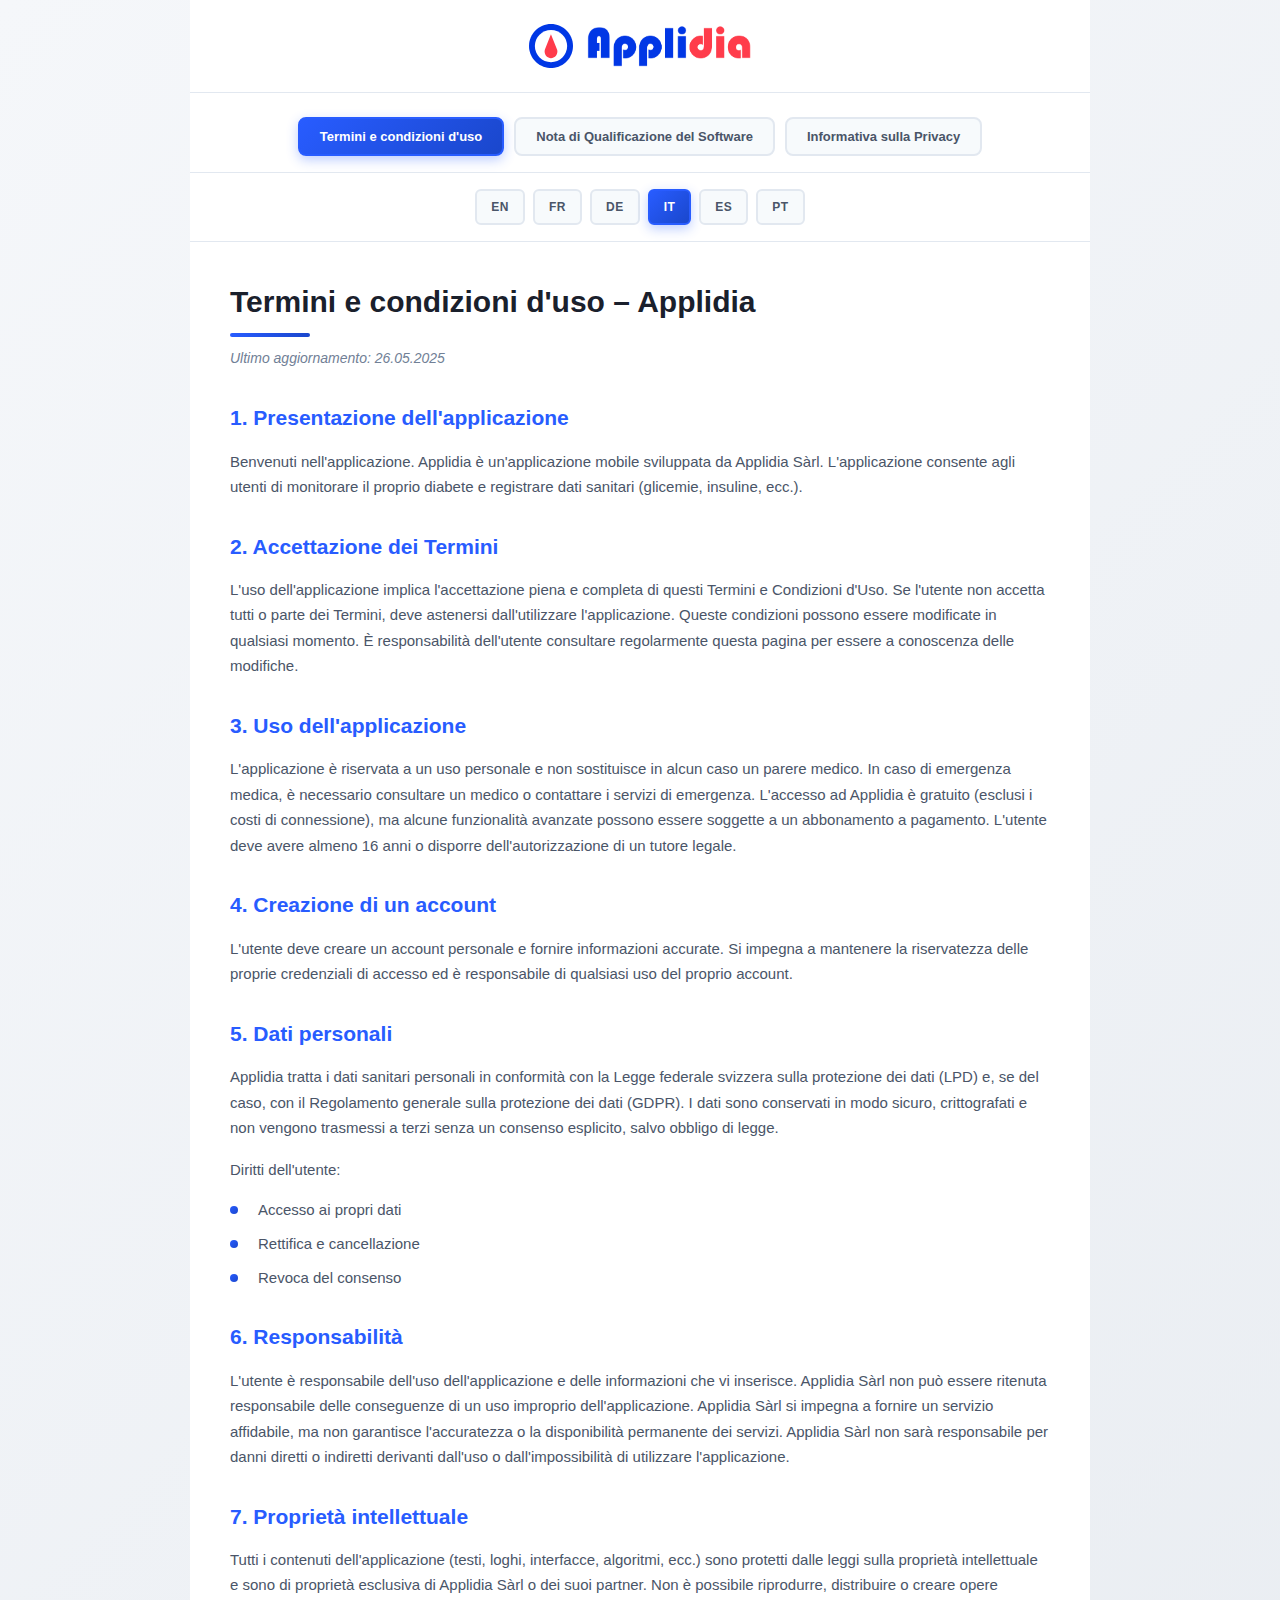
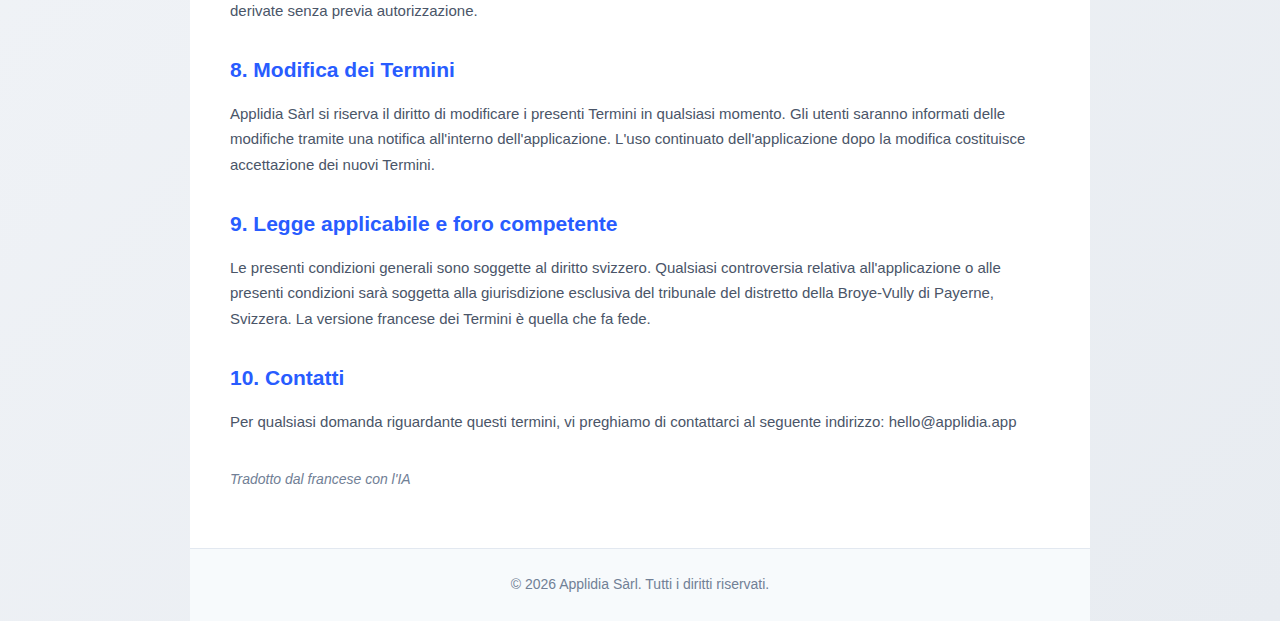
<file: it/index.html>
<!DOCTYPE html>
<html lang="it">
<head>
  <meta charset="UTF-8">
  <meta name="viewport" content="width=device-width, initial-scale=1.0">
  <title>Documenti Legali – Applidia</title>
  <link rel="stylesheet" href="../style.css">
</head>
<body>
  <div class="container">
    <div class="header">
      <img src="../logo.svg" alt="Applidia Logo" class="logo-img">
      <img src="../applidia.png" alt="Applidia" class="logo-text">
    </div>

    <!-- Document Selector -->
    <div class="doc-selector">
      <button id="btn-cgu" class="active" onclick="switchDoc('cgu')">Termini e condizioni d'uso</button>
      <button id="btn-qualification" onclick="switchDoc('qualification')">Nota di Qualificazione del Software</button>
      <button id="btn-privacy" onclick="switchDoc('privacy')">Informativa sulla Privacy</button>
    </div>

    <!-- Language Selector -->
    <div class="lang-selector">
      <a href="../en/">EN</a>
      <a href="../fr/">FR</a>
      <a href="../de/">DE</a>
      <a href="../it/" class="active">IT</a>
      <a href="../es/">ES</a>
      <a href="../pt/">PT</a>
    </div>

    <div class="content-wrapper">

      <!-- ========== TERMINI E CONDIZIONI D'USO ========== -->
      <div class="doc-content doc-cgu active">
        <h1>Termini e condizioni d'uso – Applidia</h1>
        <p><em>Ultimo aggiornamento: 26.05.2025</em></p>
        <div class="section">
          <h2>1. Presentazione dell'applicazione</h2>
          <p>Benvenuti nell'applicazione. Applidia è un'applicazione mobile sviluppata da Applidia Sàrl. L'applicazione consente agli utenti di monitorare il proprio diabete e registrare dati sanitari (glicemie, insuline, ecc.).</p>
        </div>
        <div class="section">
          <h2>2. Accettazione dei Termini</h2>
          <p>L'uso dell'applicazione implica l'accettazione piena e completa di questi Termini e Condizioni d'Uso. Se l'utente non accetta tutti o parte dei Termini, deve astenersi dall'utilizzare l'applicazione. Queste condizioni possono essere modificate in qualsiasi momento. È responsabilità dell'utente consultare regolarmente questa pagina per essere a conoscenza delle modifiche.</p>
        </div>
        <div class="section">
          <h2>3. Uso dell'applicazione</h2>
          <p>L'applicazione è riservata a un uso personale e non sostituisce in alcun caso un parere medico. In caso di emergenza medica, è necessario consultare un medico o contattare i servizi di emergenza. L'accesso ad Applidia è gratuito (esclusi i costi di connessione), ma alcune funzionalità avanzate possono essere soggette a un abbonamento a pagamento. L'utente deve avere almeno 16 anni o disporre dell'autorizzazione di un tutore legale.</p>
        </div>
        <div class="section">
          <h2>4. Creazione di un account</h2>
          <p>L'utente deve creare un account personale e fornire informazioni accurate. Si impegna a mantenere la riservatezza delle proprie credenziali di accesso ed è responsabile di qualsiasi uso del proprio account.</p>
        </div>
        <div class="section">
          <h2>5. Dati personali</h2>
          <p>Applidia tratta i dati sanitari personali in conformità con la Legge federale svizzera sulla protezione dei dati (LPD) e, se del caso, con il Regolamento generale sulla protezione dei dati (GDPR). I dati sono conservati in modo sicuro, crittografati e non vengono trasmessi a terzi senza un consenso esplicito, salvo obbligo di legge.</p>
          <p>Diritti dell'utente:</p>
          <ul>
            <li>Accesso ai propri dati</li>
            <li>Rettifica e cancellazione</li>
            <li>Revoca del consenso</li>
          </ul>
        </div>
        <div class="section">
          <h2>6. Responsabilità</h2>
          <p>L'utente è responsabile dell'uso dell'applicazione e delle informazioni che vi inserisce. Applidia Sàrl non può essere ritenuta responsabile delle conseguenze di un uso improprio dell'applicazione. Applidia Sàrl si impegna a fornire un servizio affidabile, ma non garantisce l'accuratezza o la disponibilità permanente dei servizi. Applidia Sàrl non sarà responsabile per danni diretti o indiretti derivanti dall'uso o dall'impossibilità di utilizzare l'applicazione.</p>
        </div>
        <div class="section">
          <h2>7. Proprietà intellettuale</h2>
          <p>Tutti i contenuti dell'applicazione (testi, loghi, interfacce, algoritmi, ecc.) sono protetti dalle leggi sulla proprietà intellettuale e sono di proprietà esclusiva di Applidia Sàrl o dei suoi partner. Non è possibile riprodurre, distribuire o creare opere derivate senza previa autorizzazione.</p>
        </div>
        <div class="section">
          <h2>8. Modifica dei Termini</h2>
          <p>Applidia Sàrl si riserva il diritto di modificare i presenti Termini in qualsiasi momento. Gli utenti saranno informati delle modifiche tramite una notifica all'interno dell'applicazione. L'uso continuato dell'applicazione dopo la modifica costituisce accettazione dei nuovi Termini.</p>
        </div>
        <div class="section">
          <h2>9. Legge applicabile e foro competente</h2>
          <p>Le presenti condizioni generali sono soggette al diritto svizzero. Qualsiasi controversia relativa all'applicazione o alle presenti condizioni sarà soggetta alla giurisdizione esclusiva del tribunale del distretto della Broye-Vully di Payerne, Svizzera. La versione francese dei Termini è quella che fa fede.</p>
        </div>
        <div class="section">
          <h2>10. Contatti</h2>
          <p>Per qualsiasi domanda riguardante questi termini, vi preghiamo di contattarci al seguente indirizzo: hello@applidia.app</p>
        </div>
        <p class="ai-note"><em>Tradotto dal francese con l'IA</em></p>
      </div>

      <!-- ========== NOTA DI QUALIFICAZIONE DEL SOFTWARE ========== -->
      <div class="doc-content doc-qualification">
        <h1>Nota di qualificazione del software</h1>
        <p><em>Ultimo aggiornamento: 12.06.2025</em></p>
        <p><strong>Oggetto:</strong> Applicazione "Applidia" – Non qualificazione come dispositivo medico</p>
        <p><strong>Editore:</strong> Applidia Sàrl</p>
        <p><strong>Sede:</strong> Losanna, Svizzera</p>
        <div class="section">
          <h2>1. Contesto</h2>
          <p>L'applicazione Applidia è un software mobile sviluppato per supportare le persone con diabete nel monitoraggio dei loro dati sanitari personali (ad es. glicemia, iniezioni, pressione sanguigna, attività fisica), a scopo di auto-osservazione, senza analisi automatizzate o funzioni diagnostiche, predittive o decisionali terapeutiche.</p>
          <p>Questa nota mira a dimostrare che Applidia non soddisfa la definizione di dispositivo medico ai sensi del Regolamento (UE) 2017/745 (MDR) e dell'ODmed svizzera, e quindi non rientra nel loro campo di applicazione.</p>
        </div>
        <div class="section">
          <h2>2. Definizione normativa di un dispositivo medico</h2>
          <p>Secondo l'articolo 2 del MDR (UE 2017/745): Un dispositivo medico è qualsiasi strumento, apparecchio, software, impianto, reagente o altro articolo destinato dal fabbricante ad essere utilizzato per scopi medici specifici, tra cui:</p>
          <ul>
            <li>Diagnosi, prevenzione, monitoraggio, previsione, prognosi, trattamento o attenuazione di una malattia.</li>
            <li>Diagnosi, monitoraggio, trattamento, attenuazione o compensazione di una lesione o disabilità.</li>
          </ul>
          <p>Secondo la legislazione svizzera (ODmed RS 812.213): La definizione è equivalente a quella del MDR, poiché la Svizzera è allineata con l'UE nel campo dei dispositivi medici.</p>
        </div>
        <div class="section">
          <h2>3. Funzionalità dell'applicazione Applidia</h2>
          <p>L'applicazione Applidia consente all'utente di:</p>
          <ul>
            <li>Registrare manualmente dati sanitari (glicemia, iniezioni, farmaci, ecc.)</li>
            <li>Visualizzare le tendenze sotto forma di grafici o elenchi</li>
            <li>Utilizzare i dati per scopi personali o per condividerli con un professionista sanitario</li>
          </ul>
          <p>L'applicazione non:</p>
          <ul>
            <li>Offre alcuna diagnosi o trattamento</li>
            <li>Utilizza alcun algoritmo di supporto decisionale clinico</li>
            <li>Sostituisce in alcun modo il parere medico</li>
            <li>Fornisce alcuna raccomandazione medica automatizzata</li>
          </ul>
        </div>
        <div class="section">
          <h2>4. Analisi normativa</h2>
          <p>Secondo le linee guida della Commissione Europea (MEDDEV 2.1/6, MDCG 2019-11), un software non è considerato un dispositivo medico se:</p>
          <ul>
            <li>Il suo unico scopo è il benessere generale o il monitoraggio della salute personale</li>
            <li>Non modifica la gestione medica</li>
            <li>Non svolge alcuna funzione terapeutica, diagnostica o predittiva</li>
          </ul>
          <p>Applidia è limitata a un uso personale e informativo, senza scopo medico.</p>
        </div>
        <div class="section">
          <h2>5. Conclusione</h2>
          <p>L'applicazione Applidia, nel suo stato attuale di funzionalità:</p>
          <ul>
            <li>non è destinata a uno scopo medico ai sensi del MDR o dell'ODmed,</li>
            <li>non modifica la gestione medica dei pazienti,</li>
            <li>è assimilabile a un'applicazione per il benessere/la salute personale, simile a un diario cartaceo digitale.</li>
          </ul>
          <p>Pertanto, Applidia non costituisce un dispositivo medico e non è soggetta all'obbligo di marcatura CE per dispositivi medici né alla conformità con MDR/ODmed.</p>
        </div>
        <div class="section">
          <h2>6. Riferimenti</h2>
          <ul>
            <li>Regolamento (UE) 2017/745 del Parlamento europeo e del Consiglio</li>
            <li>Ordinanza sui dispositivi medici (ODmed, RS 812.213)</li>
            <li>Linee guida MDCG 2019-11 sulla qualificazione e classificazione del software</li>
            <li>MEDDEV 2.1/6 – Linee guida sulla qualificazione e classificazione del software autonomo</li>
          </ul>
        </div>
        <p class="ai-note"><em>Tradotto dal francese con l'IA</em></p>
      </div>

      <!-- ========== INFORMATIVA SULLA PRIVACY ========== -->
      <div class="doc-content doc-privacy">
        <h1>Informativa sulla privacy dell'applicazione Applidia</h1>
        <p><em>Ultimo aggiornamento: 12.06.2025</em></p>
        <div class="section">
          <h2>1. Introduzione</h2>
          <p>La presente informativa sulla privacy spiega come Applidia, un'applicazione pubblicata da Applidia Sàrl, raccoglie, utilizza, conserva e protegge i tuoi dati personali, inclusi i dati sanitari, nell'ambito del tuo utilizzo dell'applicazione.</p>
          <p>Ci impegniamo a rispettare la tua privacy in conformità con:</p>
          <ul>
            <li>il Regolamento generale sulla protezione dei dati (UE) 2016/679 – GDPR,</li>
            <li>la Legge federale sulla protezione dei dati (LPD) in Svizzera.</li>
          </ul>
        </div>
        <div class="section">
          <h2>2. Titolare del trattamento</h2>
          <p>
            <strong>Nome:</strong> Applidia Sàrl<br>
            <strong>Indirizzo:</strong> [indirizzo postale]<br>
            <strong>Numero IDE:</strong> [numero IDE]<br>
            <strong>Contatto:</strong> hello@applidia.app<br>
            <strong>Sede legale:</strong> Losanna, Svizzera
          </p>
        </div>
        <div class="section">
          <h2>3. Dati raccolti</h2>
          <p>Quando utilizzi l'applicazione Applidia, possiamo raccogliere i seguenti tipi di dati:</p>
          <h3>Dati personali</h3>
          <ul>
            <li>Nome, cognome (facoltativo)</li>
            <li>Data di nascita</li>
            <li>Indirizzo e-mail</li>
            <li>Identificatore dell'account</li>
          </ul>
          <h3>Dati sanitari</h3>
          <ul>
            <li>Valori della glicemia</li>
            <li>Attività fisica</li>
            <li>Trattamenti farmacologici</li>
            <li>Peso, pressione sanguigna</li>
            <li>Note personali</li>
          </ul>
          <h3>Dati tecnici</h3>
          <ul>
            <li>Tipo di smartphone</li>
            <li>Sistema operativo</li>
            <li>Statistiche di utilizzo dell'applicazione</li>
          </ul>
        </div>
        <div class="section">
          <h2>4. Finalità del trattamento</h2>
          <p>I tuoi dati sono utilizzati esclusivamente per:</p>
          <ul>
            <li>Il monitoraggio personale della tua salute in relazione al diabete</li>
            <li>La generazione di grafici o report</li>
            <li>Il miglioramento dell'applicazione (dati anonimizzati)</li>
            <li>Informarti in caso di aggiornamenti o modifiche importanti (es. TdS)</li>
          </ul>
          <p>Non vendiamo né condividiamo i tuoi dati con terze parti senza il tuo esplicito consenso.</p>
        </div>
        <div class="section">
          <h2>5. Base giuridica del trattamento</h2>
          <p>Il trattamento dei tuoi dati si basa su:</p>
          <ul>
            <li>Il tuo consenso esplicito, in particolare per i dati sanitari</li>
            <li>L'interesse legittimo a garantire il corretto funzionamento dell'applicazione</li>
            <li>L'esecuzione del contratto (TdS) quando utilizzi l'applicazione</li>
            <li>L'esecuzione di un servizio richiesto dall'utente</li>
          </ul>
          <p>Puoi revocare il tuo consenso in qualsiasi momento tramite le impostazioni dell'applicazione o contattandoci.</p>
        </div>
        <div class="section">
          <h2>6. Conservazione e sicurezza</h2>
          <p>I tuoi dati sono:</p>
          <ul>
            <li>Conservati su server sicuri situati in Svizzera</li>
            <li>Protetti da misure tecniche e organizzative (crittografia, accesso limitato, registrazione)</li>
          </ul>
          <p>Sono in atto le seguenti misure:</p>
          <ul>
            <li>Dati crittografati in transito e a riposo (TLS, AES)</li>
            <li>Autenticazione sicura</li>
            <li>Backup regolari</li>
          </ul>
        </div>
        <div class="section">
          <h2>7. Periodo di conservazione</h2>
          <p>I tuoi dati vengono conservati finché utilizzi l'applicazione. Puoi cancellarli in qualsiasi momento tramite il tuo account o contattandoci.</p>
          <p>In caso di inattività prolungata (più di 24 mesi), il tuo account potrà essere anonimizzato o cancellato previa notifica.</p>
        </div>
        <div class="section">
          <h2>8. Diritti degli utenti</h2>
          <p>In conformità con il GDPR e la LPD, hai i seguenti diritti:</p>
          <ul>
            <li>Diritto di accesso ai tuoi dati</li>
            <li>Diritto di rettifica</li>
            <li>Diritto alla cancellazione ("diritto all'oblio")</li>
            <li>Diritto di limitazione del trattamento</li>
            <li>Diritto alla portabilità dei dati</li>
            <li>Diritto di opposizione (in alcuni casi)</li>
            <li>Diritto di revocare il consenso in qualsiasi momento</li>
          </ul>
        </div>
        <div class="section">
          <h2>9. Condivisione dei dati</h2>
          <p>I tuoi dati non vengono mai condivisi con terze parti senza il tuo consenso, salvo:</p>
          <ul>
            <li>Se richiesto da un obbligo legale o giudiziario</li>
            <li>Fornitori di servizi tecnici (hosting, supporto) che agiscono sotto la nostra responsabilità e con garanzie appropriate</li>
          </ul>
        </div>
        <div class="section">
          <h2>10. Sicurezza</h2>
          <p>Implementiamo misure tecniche e organizzative per garantire la sicurezza e la riservatezza dei tuoi dati, tra cui:</p>
          <ul>
            <li>Crittografia dei dati</li>
            <li>Accesso limitato ai dati</li>
            <li>Registrazione degli accessi e delle azioni critiche</li>
          </ul>
        </div>
        <div class="section">
          <h2>11. Trasferimento internazionale</h2>
          <p>Non trasferiamo i tuoi dati al di fuori della Svizzera o dello Spazio Economico Europeo (SEE), a meno che non siano in atto garanzie adeguate.</p>
        </div>
        <div class="section">
          <h2>12. Modifiche all'informativa</h2>
          <p>Ci riserviamo il diritto di modificare la presente informativa sulla privacy. Gli utenti saranno informati delle modifiche significative tramite l'applicazione o via e-mail.</p>
        </div>
        <div class="section">
          <h2>13. Contatti</h2>
          <p>Per qualsiasi domanda o reclamo riguardante la privacy dei dati, puoi contattarci a:<br>Email: hello@applidia.app</p>
        </div>
        <p class="ai-note"><em>Tradotto dal francese con l'IA</em></p>
      </div>

    </div>

    <footer>
      &copy; 2026 Applidia Sàrl. Tutti i diritti riservati.
    </footer>
  </div>

  <script>
    function switchDoc(doc) {
      document.querySelectorAll('.doc-content').forEach(function(el) { el.classList.remove('active'); });
      document.querySelectorAll('.doc-selector button').forEach(function(el) { el.classList.remove('active'); });
      document.querySelector('.doc-' + doc).classList.add('active');
      document.getElementById('btn-' + doc).classList.add('active');
      window.scrollTo({ top: 0, behavior: 'smooth' });
    }
  </script>
</body>
</html>
</file>
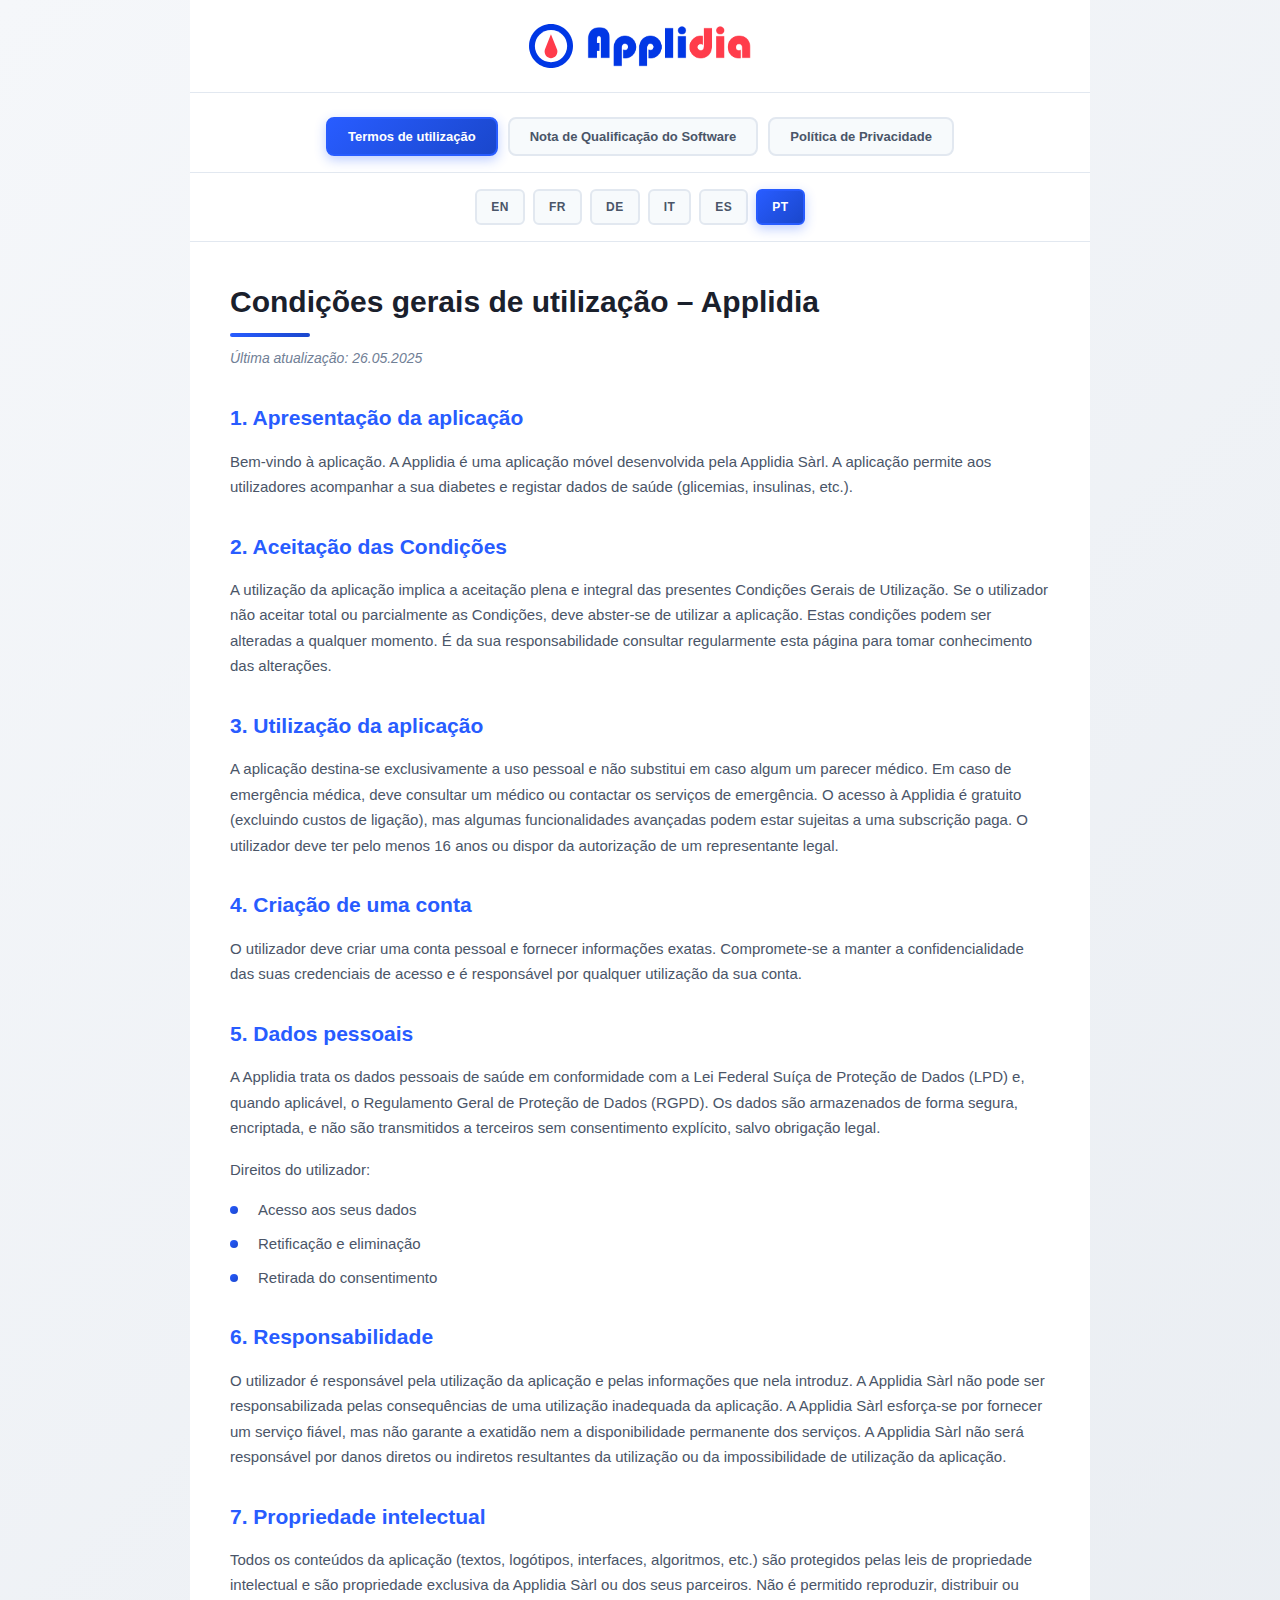
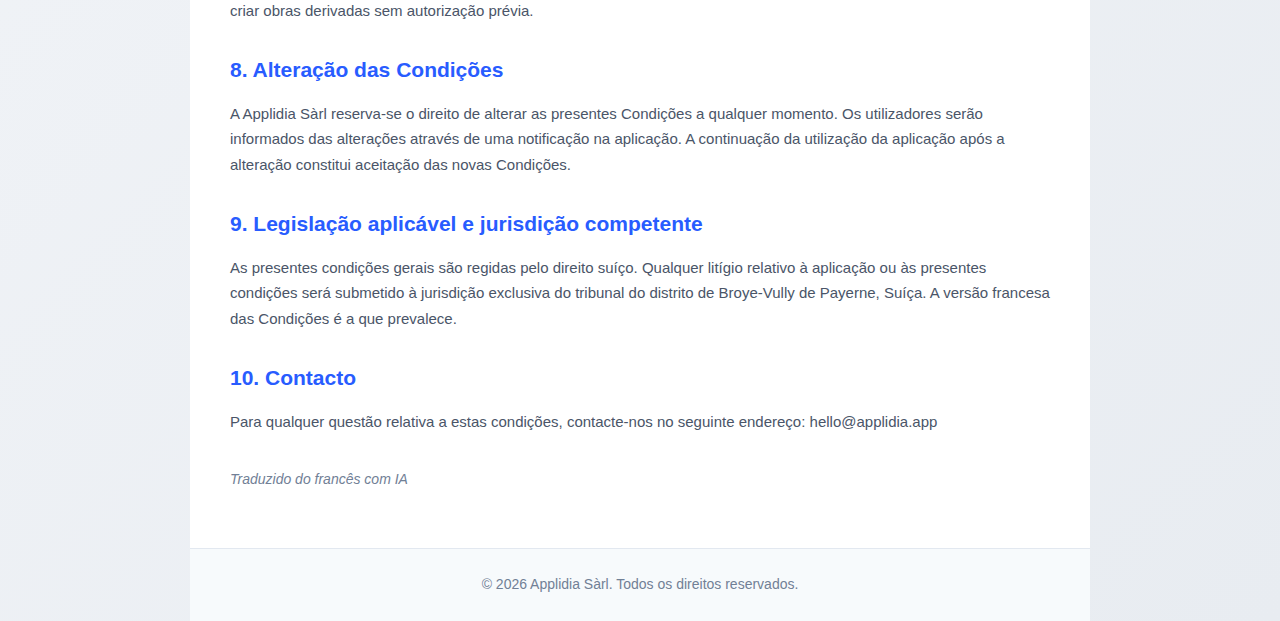
<file: pt/index.html>
<!DOCTYPE html>
<html lang="pt">
<head>
  <meta charset="UTF-8">
  <meta name="viewport" content="width=device-width, initial-scale=1.0">
  <title>Documentos Legais – Applidia</title>
  <link rel="stylesheet" href="../style.css">
</head>
<body>
  <div class="container">
    <div class="header">
      <img src="../logo.svg" alt="Applidia Logo" class="logo-img">
      <img src="../applidia.png" alt="Applidia" class="logo-text">
    </div>

    <!-- Document Selector -->
    <div class="doc-selector">
      <button id="btn-cgu" class="active" onclick="switchDoc('cgu')">Termos de utilização</button>
      <button id="btn-qualification" onclick="switchDoc('qualification')">Nota de Qualificação do Software</button>
      <button id="btn-privacy" onclick="switchDoc('privacy')">Política de Privacidade</button>
    </div>

    <!-- Language Selector -->
    <div class="lang-selector">
      <a href="../en/">EN</a>
      <a href="../fr/">FR</a>
      <a href="../de/">DE</a>
      <a href="../it/">IT</a>
      <a href="../es/">ES</a>
      <a href="../pt/" class="active">PT</a>
    </div>

    <div class="content-wrapper">

      <!-- ========== TERMOS DE UTILIZAÇÃO ========== -->
      <div class="doc-content doc-cgu active">
        <h1>Condições gerais de utilização – Applidia</h1>
        <p><em>Última atualização: 26.05.2025</em></p>
        <div class="section">
          <h2>1. Apresentação da aplicação</h2>
          <p>Bem-vindo à aplicação. A Applidia é uma aplicação móvel desenvolvida pela Applidia Sàrl. A aplicação permite aos utilizadores acompanhar a sua diabetes e registar dados de saúde (glicemias, insulinas, etc.).</p>
        </div>
        <div class="section">
          <h2>2. Aceitação das Condições</h2>
          <p>A utilização da aplicação implica a aceitação plena e integral das presentes Condições Gerais de Utilização. Se o utilizador não aceitar total ou parcialmente as Condições, deve abster-se de utilizar a aplicação. Estas condições podem ser alteradas a qualquer momento. É da sua responsabilidade consultar regularmente esta página para tomar conhecimento das alterações.</p>
        </div>
        <div class="section">
          <h2>3. Utilização da aplicação</h2>
          <p>A aplicação destina-se exclusivamente a uso pessoal e não substitui em caso algum um parecer médico. Em caso de emergência médica, deve consultar um médico ou contactar os serviços de emergência. O acesso à Applidia é gratuito (excluindo custos de ligação), mas algumas funcionalidades avançadas podem estar sujeitas a uma subscrição paga. O utilizador deve ter pelo menos 16 anos ou dispor da autorização de um representante legal.</p>
        </div>
        <div class="section">
          <h2>4. Criação de uma conta</h2>
          <p>O utilizador deve criar uma conta pessoal e fornecer informações exatas. Compromete-se a manter a confidencialidade das suas credenciais de acesso e é responsável por qualquer utilização da sua conta.</p>
        </div>
        <div class="section">
          <h2>5. Dados pessoais</h2>
          <p>A Applidia trata os dados pessoais de saúde em conformidade com a Lei Federal Suíça de Proteção de Dados (LPD) e, quando aplicável, o Regulamento Geral de Proteção de Dados (RGPD). Os dados são armazenados de forma segura, encriptada, e não são transmitidos a terceiros sem consentimento explícito, salvo obrigação legal.</p>
          <p>Direitos do utilizador:</p>
          <ul>
            <li>Acesso aos seus dados</li>
            <li>Retificação e eliminação</li>
            <li>Retirada do consentimento</li>
          </ul>
        </div>
        <div class="section">
          <h2>6. Responsabilidade</h2>
          <p>O utilizador é responsável pela utilização da aplicação e pelas informações que nela introduz. A Applidia Sàrl não pode ser responsabilizada pelas consequências de uma utilização inadequada da aplicação. A Applidia Sàrl esforça-se por fornecer um serviço fiável, mas não garante a exatidão nem a disponibilidade permanente dos serviços. A Applidia Sàrl não será responsável por danos diretos ou indiretos resultantes da utilização ou da impossibilidade de utilização da aplicação.</p>
        </div>
        <div class="section">
          <h2>7. Propriedade intelectual</h2>
          <p>Todos os conteúdos da aplicação (textos, logótipos, interfaces, algoritmos, etc.) são protegidos pelas leis de propriedade intelectual e são propriedade exclusiva da Applidia Sàrl ou dos seus parceiros. Não é permitido reproduzir, distribuir ou criar obras derivadas sem autorização prévia.</p>
        </div>
        <div class="section">
          <h2>8. Alteração das Condições</h2>
          <p>A Applidia Sàrl reserva-se o direito de alterar as presentes Condições a qualquer momento. Os utilizadores serão informados das alterações através de uma notificação na aplicação. A continuação da utilização da aplicação após a alteração constitui aceitação das novas Condições.</p>
        </div>
        <div class="section">
          <h2>9. Legislação aplicável e jurisdição competente</h2>
          <p>As presentes condições gerais são regidas pelo direito suíço. Qualquer litígio relativo à aplicação ou às presentes condições será submetido à jurisdição exclusiva do tribunal do distrito de Broye-Vully de Payerne, Suíça. A versão francesa das Condições é a que prevalece.</p>
        </div>
        <div class="section">
          <h2>10. Contacto</h2>
          <p>Para qualquer questão relativa a estas condições, contacte-nos no seguinte endereço: hello@applidia.app</p>
        </div>
        <p class="ai-note"><em>Traduzido do francês com IA</em></p>
      </div>

      <!-- ========== NOTA DE QUALIFICAÇÃO DO SOFTWARE ========== -->
      <div class="doc-content doc-qualification">
        <h1>Nota de qualificação do software</h1>
        <p><em>Última atualização: 12.06.2025</em></p>
        <p><strong>Objeto:</strong> Aplicação « Applidia » – Não qualificação como dispositivo médico</p>
        <p><strong>Editor:</strong> Applidia Sàrl</p>
        <p><strong>Sede:</strong> Lausana, Suíça</p>
        <div class="section">
          <h2>1. Contexto</h2>
          <p>A aplicação Applidia é um software móvel desenvolvido para acompanhar as pessoas com diabetes no acompanhamento dos seus dados pessoais de saúde (por ex., glicemia, injeções, tensão arterial, atividade física), numa lógica de auto-observação, sem análise automatizada nem funções de diagnóstico, previsão ou decisão terapêutica.</p>
          <p>Esta nota visa demonstrar que a Applidia não corresponde à definição de dispositivo médico na aceção do Regulamento (UE) 2017/745 (MDR) e da ODim suíça, e portanto não se enquadra no seu âmbito de aplicação.</p>
        </div>
        <div class="section">
          <h2>2. Definição regulamentar de um dispositivo médico</h2>
          <p>Segundo o artigo 2.º do MDR (UE 2017/745): Um dispositivo médico é qualquer instrumento, aparelho, software, implante, reagente ou outro artigo destinado pelo fabricante a ser utilizado para fins médicos específicos, nomeadamente:</p>
          <ul>
            <li>O diagnóstico, a prevenção, a vigilância, a previsão, o prognóstico, o tratamento ou a atenuação de uma doença.</li>
            <li>O diagnóstico, a vigilância, o tratamento, a atenuação ou a compensação de uma lesão ou deficiência.</li>
          </ul>
          <p>Segundo a legislação suíça (ODim RS 812.213): A definição é equivalente à do MDR, estando a Suíça alinhada com a UE no domínio dos dispositivos médicos.</p>
        </div>
        <div class="section">
          <h2>3. Funcionalidades da aplicação Applidia</h2>
          <p>A aplicação Applidia permite ao utilizador:</p>
          <ul>
            <li>Registar manualmente dados de saúde (glicemia, injeções, medicamentos, etc.)</li>
            <li>Visualizar tendências sob a forma de gráficos ou listas</li>
            <li>Utilizar dados para fins pessoais ou para os comunicar a um profissional de saúde</li>
          </ul>
          <p>A aplicação não:</p>
          <ul>
            <li>Propõe qualquer diagnóstico ou tratamento</li>
            <li>Utiliza qualquer algoritmo de apoio à decisão clínica</li>
            <li>Substitui de forma alguma um parecer médico</li>
            <li>Fornece qualquer recomendação médica automatizada</li>
          </ul>
        </div>
        <div class="section">
          <h2>4. Análise regulamentar</h2>
          <p>Segundo as orientações da Comissão Europeia (MEDDEV 2.1/6, MDCG 2019-11), um software não é considerado dispositivo médico se:</p>
          <ul>
            <li>Tem como única finalidade o bem-estar geral ou o acompanhamento pessoal da saúde</li>
            <li>Não modifica a gestão médica</li>
            <li>Não desempenha qualquer função terapêutica, diagnóstica ou preditiva</li>
          </ul>
          <p>A Applidia limita-se a um uso pessoal, com fins informativos, sem finalidade médica.</p>
        </div>
        <div class="section">
          <h2>5. Conclusão</h2>
          <p>A aplicação Applidia, no estado atual das suas funcionalidades:</p>
          <ul>
            <li>não se destina a uma finalidade médica na aceção do MDR ou da ODim,</li>
            <li>não modifica a gestão médica dos pacientes,</li>
            <li>é equiparável a uma aplicação de bem-estar/saúde pessoal, semelhante a um caderno de papel digital.</li>
          </ul>
          <p>Por conseguinte, a Applidia não constitui um dispositivo médico e não está sujeita à obrigação de marcação CE médica nem à conformidade com o MDR/ODim.</p>
        </div>
        <div class="section">
          <h2>6. Referências</h2>
          <ul>
            <li>Regulamento (UE) 2017/745 do Parlamento Europeu e do Conselho</li>
            <li>Ordenança sobre dispositivos médicos (ODim, RS 812.213)</li>
            <li>Orientações MDCG 2019-11 – Qualificação de software</li>
            <li>MEDDEV 2.1/6 – Qualificação de software</li>
          </ul>
        </div>
        <p class="ai-note"><em>Traduzido do francês com IA</em></p>
      </div>

      <!-- ========== POLÍTICA DE PRIVACIDADE ========== -->
      <div class="doc-content doc-privacy">
        <h1>Política de privacidade da aplicação Applidia</h1>
        <p><em>Última atualização: 12.06.2025</em></p>
        <div class="section">
          <h2>1. Introdução</h2>
          <p>A presente política de privacidade explica como a Applidia, aplicação publicada pela Applidia Sàrl, recolhe, utiliza, conserva e protege os seus dados pessoais, incluindo dados de saúde, no âmbito da sua utilização da aplicação.</p>
          <p>Comprometemo-nos a respeitar a sua privacidade em conformidade com:</p>
          <ul>
            <li>o Regulamento Geral de Proteção de Dados (UE) 2016/679 – RGPD,</li>
            <li>a Lei Federal de Proteção de Dados (LPD) na Suíça.</li>
          </ul>
        </div>
        <div class="section">
          <h2>2. Responsável pelo tratamento</h2>
          <p>
            <strong>Nome:</strong> Applidia Sàrl<br>
            <strong>Morada:</strong> [morada postal]<br>
            <strong>Número IDE:</strong> [número IDE]<br>
            <strong>Contacto:</strong> hello@applidia.app<br>
            <strong>Sede jurídica:</strong> Lausana, Suíça
          </p>
        </div>
        <div class="section">
          <h2>3. Dados recolhidos</h2>
          <p>Quando utiliza a aplicação Applidia, podemos recolher os seguintes tipos de dados:</p>
          <h3>Dados pessoais</h3>
          <ul>
            <li>Nome, apelido (facultativo)</li>
            <li>Data de nascimento</li>
            <li>Endereço de e-mail</li>
            <li>Identificador de conta</li>
          </ul>
          <h3>Dados de saúde</h3>
          <ul>
            <li>Valores de glicemia</li>
            <li>Atividade física</li>
            <li>Tratamentos medicamentosos</li>
            <li>Peso, tensão arterial</li>
            <li>Notas pessoais</li>
          </ul>
          <h3>Dados técnicos</h3>
          <ul>
            <li>Tipo de smartphone</li>
            <li>Sistema operativo</li>
            <li>Estatísticas de utilização da aplicação</li>
          </ul>
        </div>
        <div class="section">
          <h2>4. Finalidades do tratamento</h2>
          <p>Os seus dados são utilizados exclusivamente para:</p>
          <ul>
            <li>O acompanhamento pessoal da sua saúde em relação à diabetes</li>
            <li>A geração de gráficos ou relatórios</li>
            <li>A melhoria da aplicação (dados anonimizados)</li>
            <li>Informá-lo em caso de atualizações ou alterações importantes (ex.: Condições de Utilização)</li>
          </ul>
          <p>Não vendemos nem partilhamos os seus dados com terceiros sem o seu consentimento explícito.</p>
        </div>
        <div class="section">
          <h2>5. Base legal do tratamento</h2>
          <p>O tratamento dos seus dados baseia-se em:</p>
          <ul>
            <li>O seu consentimento explícito, nomeadamente para os dados de saúde</li>
            <li>O interesse legítimo para garantir o bom funcionamento da aplicação</li>
            <li>A execução do contrato (Condições de Utilização) quando utiliza a aplicação</li>
            <li>A execução de um serviço solicitado pelo utilizador</li>
          </ul>
          <p>Pode retirar o seu consentimento a qualquer momento através das definições da aplicação ou contactando-nos.</p>
        </div>
        <div class="section">
          <h2>6. Armazenamento e segurança</h2>
          <p>Os seus dados são:</p>
          <ul>
            <li>Armazenados em servidores seguros localizados na Suíça</li>
            <li>Protegidos por medidas técnicas e organizacionais (encriptação, acesso restrito, registo de acessos)</li>
          </ul>
          <p>Estão implementadas as seguintes medidas:</p>
          <ul>
            <li>Dados encriptados em trânsito e em repouso (TLS, AES)</li>
            <li>Autenticação segura</li>
            <li>Cópias de segurança regulares</li>
          </ul>
        </div>
        <div class="section">
          <h2>7. Período de conservação</h2>
          <p>Os seus dados são conservados enquanto utilizar a aplicação. Pode eliminá-los a qualquer momento através da sua conta ou contactando-nos.</p>
          <p>Em caso de inatividade prolongada (mais de 24 meses), a sua conta poderá ser anonimizada ou eliminada após notificação.</p>
        </div>
        <div class="section">
          <h2>8. Direitos dos utilizadores</h2>
          <p>Em conformidade com o RGPD e a LPD, dispõe dos seguintes direitos:</p>
          <ul>
            <li>Direito de acesso aos seus dados</li>
            <li>Direito de retificação</li>
            <li>Direito ao apagamento ("direito ao esquecimento")</li>
            <li>Direito à limitação do tratamento</li>
            <li>Direito à portabilidade dos dados</li>
            <li>Direito de oposição (em determinados casos)</li>
            <li>Direito de retirar o consentimento a qualquer momento</li>
          </ul>
        </div>
        <div class="section">
          <h2>9. Partilha de dados</h2>
          <p>Os seus dados nunca são partilhados com terceiros sem o seu consentimento, exceto:</p>
          <ul>
            <li>Se exigido por uma obrigação legal ou judicial</li>
            <li>Prestadores de serviços técnicos (alojamento, suporte) que atuam sob a nossa responsabilidade e com garantias adequadas</li>
          </ul>
        </div>
        <div class="section">
          <h2>10. Segurança</h2>
          <p>Implementamos medidas técnicas e organizacionais para garantir a segurança e a confidencialidade dos seus dados, nomeadamente:</p>
          <ul>
            <li>Encriptação de dados</li>
            <li>Acesso restrito aos dados</li>
            <li>Registo de acessos e ações críticas</li>
          </ul>
        </div>
        <div class="section">
          <h2>11. Transferência internacional</h2>
          <p>Não transferimos os seus dados para fora da Suíça ou do Espaço Económico Europeu (EEE), salvo se estiverem implementadas as garantias adequadas.</p>
        </div>
        <div class="section">
          <h2>12. Alteração da política</h2>
          <p>Reservamo-nos o direito de alterar esta política de privacidade. Os utilizadores serão notificados das alterações importantes através da aplicação ou por e-mail.</p>
        </div>
        <div class="section">
          <h2>13. Contacto</h2>
          <p>Para qualquer questão ou reclamação relativa à privacidade dos dados, pode contactar-nos em:<br>Email: hello@applidia.app</p>
        </div>
        <p class="ai-note"><em>Traduzido do francês com IA</em></p>
      </div>

    </div>

    <footer>
      &copy; 2026 Applidia Sàrl. Todos os direitos reservados.
    </footer>
  </div>

  <script>
    function switchDoc(doc) {
      document.querySelectorAll('.doc-content').forEach(function(el) { el.classList.remove('active'); });
      document.querySelectorAll('.doc-selector button').forEach(function(el) { el.classList.remove('active'); });
      document.querySelector('.doc-' + doc).classList.add('active');
      document.getElementById('btn-' + doc).classList.add('active');
      window.scrollTo({ top: 0, behavior: 'smooth' });
    }
  </script>
</body>
</html>
</file>
<file: style.css>
/* Applidia – Legal Pages – Shared Stylesheet */
* {
  margin: 0;
  padding: 0;
  box-sizing: border-box;
}

body {
  font-family: -apple-system, BlinkMacSystemFont, 'Segoe UI', 'Roboto', 'Helvetica Neue', Arial, sans-serif;
  line-height: 1.7;
  margin: 0;
  padding: 0;
  background: linear-gradient(135deg, #f5f7fa 0%, #e8ecf1 100%);
  color: #2d3748;
  min-height: 100vh;
}

/* ============================
   LANDING PAGE
   ============================ */
.landing-body {
  display: flex;
  align-items: center;
  justify-content: center;
  min-height: 100vh;
  background: linear-gradient(135deg, #f5f7fa 0%, #e8ecf1 100%);
}

.landing-container {
  max-width: 600px;
  width: 100%;
  margin: 40px auto;
  background: #ffffff;
  border-radius: 16px;
  box-shadow: 0 20px 60px rgba(40, 92, 255, 0.08);
  overflow: hidden;
  text-align: center;
}

.landing-container .header {
  border-radius: 0;
}

.landing-title {
  font-size: 20px;
  font-weight: 600;
  color: #1a202c;
  margin: 32px 40px 8px;
}

.landing-subtitle {
  font-size: 14px;
  color: #718096;
  margin: 0 40px 24px;
}

.lang-grid {
  display: grid;
  grid-template-columns: repeat(3, 1fr);
  gap: 12px;
  padding: 0 40px 32px;
}

.lang-grid a {
  display: flex;
  flex-direction: column;
  align-items: center;
  justify-content: center;
  padding: 16px 12px;
  border: 2px solid #e2e8f0;
  border-radius: 12px;
  text-decoration: none;
  color: #2d3748;
  transition: all 0.3s cubic-bezier(0.4, 0, 0.2, 1);
}

.lang-grid a:hover {
  border-color: #285CFF;
  background: #f0f5ff;
  transform: translateY(-2px);
  box-shadow: 0 4px 12px rgba(40, 92, 255, 0.15);
}

.lang-code {
  font-size: 18px;
  font-weight: 700;
  color: #285CFF;
  letter-spacing: 1px;
}

.lang-name {
  font-size: 13px;
  color: #718096;
  margin-top: 4px;
}

.landing-footer {
  font-size: 13px;
  color: #718096;
  padding: 20px 40px;
  background: #f7fafc;
  border-top: 1px solid #e2e8f0;
}

/* ============================
   CONTAINER
   ============================ */
.container {
  max-width: 900px;
  margin: 0 auto;
  background: #ffffff;
  overflow: hidden;
}

/* ============================
   HEADER
   ============================ */
.header {
  background: #ffffff;
  padding: 24px 40px;
  color: #1a202c;
  border-bottom: 1px solid #e2e8f0;
  display: flex;
  align-items: center;
  justify-content: center;
  gap: 14px;
}

.logo-img {
  height: 44px;
  width: auto;
}

.logo-text {
  width: 20%;
  height: auto;
}

/* ============================
   DOCUMENT SELECTOR (TABS)
   ============================ */
.doc-selector {
  display: flex;
  justify-content: center;
  gap: 10px;
  padding: 24px 40px 16px;
  background: white;
  border-bottom: 1px solid #e2e8f0;
  flex-wrap: wrap;
}

.doc-selector button {
  background: #f7fafc;
  border: 2px solid #e2e8f0;
  padding: 10px 20px;
  cursor: pointer;
  border-radius: 8px;
  font-weight: 600;
  font-size: 13px;
  color: #4a5568;
  transition: all 0.3s cubic-bezier(0.4, 0, 0.2, 1);
  font-family: inherit;
}

.doc-selector button:hover {
  background: #edf2f7;
  border-color: #cbd5e0;
  transform: translateY(-1px);
}

.doc-selector button.active {
  background: linear-gradient(135deg, #285CFF 0%, #1a47cc 100%);
  color: white;
  border-color: #285CFF;
  box-shadow: 0 4px 12px rgba(40, 92, 255, 0.3);
}

/* ============================
   LANGUAGE SELECTOR
   ============================ */
.lang-selector {
  display: flex;
  justify-content: center;
  gap: 8px;
  padding: 16px 40px;
  background: white;
  border-bottom: 1px solid #e2e8f0;
  flex-wrap: wrap;
}

.lang-selector a {
  display: inline-block;
  background: #f7fafc;
  border: 2px solid #e2e8f0;
  padding: 6px 14px;
  border-radius: 6px;
  font-weight: 600;
  font-size: 12px;
  color: #4a5568;
  text-decoration: none;
  transition: all 0.3s cubic-bezier(0.4, 0, 0.2, 1);
  letter-spacing: 0.5px;
}

.lang-selector a:hover {
  background: #edf2f7;
  border-color: #cbd5e0;
  transform: translateY(-1px);
}

.lang-selector a.active {
  background: linear-gradient(135deg, #285CFF 0%, #1a47cc 100%);
  color: white;
  border-color: #285CFF;
  box-shadow: 0 4px 12px rgba(40, 92, 255, 0.3);
}

/* ============================
   DOCUMENT CONTENT TOGGLE
   ============================ */
.doc-content {
  display: none;
}

.doc-content.active {
  display: block;
}

/* ============================
   CONTENT AREA
   ============================ */
.content-wrapper {
  padding: 40px;
}

h1 {
  color: #1a202c;
  font-size: 30px;
  font-weight: 700;
  margin-bottom: 8px;
  line-height: 1.3;
  position: relative;
  padding-bottom: 16px;
}

h1::after {
  content: '';
  position: absolute;
  bottom: 0;
  left: 0;
  width: 80px;
  height: 4px;
  background: linear-gradient(90deg, #285CFF 0%, #1a47cc 100%);
  border-radius: 2px;
}

h2 {
  color: #285CFF;
  font-size: 21px;
  font-weight: 600;
  margin-top: 32px;
  margin-bottom: 16px;
  line-height: 1.4;
}

h3 {
  color: #2d3748;
  font-size: 17px;
  font-weight: 600;
  margin-top: 24px;
  margin-bottom: 12px;
}

p {
  margin-bottom: 16px;
  color: #4a5568;
  font-size: 15px;
}

p em {
  color: #718096;
  font-style: italic;
  font-size: 14px;
}

p strong {
  color: #2d3748;
  font-weight: 600;
}

ul {
  list-style-type: none;
  margin-bottom: 20px;
  margin-left: 0;
  padding-left: 0;
}

ul li {
  position: relative;
  padding-left: 28px;
  margin-bottom: 10px;
  color: #4a5568;
  font-size: 15px;
  line-height: 1.6;
}

ul li::before {
  content: '';
  position: absolute;
  left: 0;
  top: 8px;
  width: 8px;
  height: 8px;
  background: linear-gradient(135deg, #285CFF 0%, #1a47cc 100%);
  border-radius: 50%;
}

ul ul li::before {
  background: #cbd5e0;
  width: 6px;
  height: 6px;
  top: 9px;
}

.section {
  margin-bottom: 32px;
  animation: fadeIn 0.6s ease-in-out;
}

@keyframes fadeIn {
  from {
    opacity: 0;
    transform: translateY(10px);
  }
  to {
    opacity: 1;
    transform: translateY(0);
  }
}

/* ============================
   FOOTER
   ============================ */
footer {
  text-align: center;
  font-size: 14px;
  color: #718096;
  padding: 24px 40px;
  background: #f7fafc;
  border-top: 1px solid #e2e8f0;
}

/* ============================
   RESPONSIVE
   ============================ */
@media (max-width: 768px) {
  .container {
    border-radius: 12px;
    margin: 0;
  }

  .landing-container {
    margin: 20px;
  }

  .header {
    padding: 20px 24px;
  }

  .logo-text {
    width: 20%;
  }

  .doc-selector {
    padding: 16px 20px 12px;
    gap: 6px;
  }

  .doc-selector button {
    padding: 8px 14px;
    font-size: 12px;
  }

  .lang-selector {
    padding: 12px 20px;
    gap: 6px;
  }

  .lang-selector a {
    padding: 5px 10px;
    font-size: 11px;
  }

  .content-wrapper {
    padding: 24px;
  }

  h1 {
    font-size: 24px;
  }

  h2 {
    font-size: 19px;
  }

  h3 {
    font-size: 16px;
  }

  p, ul li {
    font-size: 14px;
  }

  footer {
    padding: 20px 24px;
    font-size: 13px;
  }

  .lang-grid {
    grid-template-columns: repeat(2, 1fr);
    padding: 0 24px 24px;
  }

  .landing-title {
    margin: 24px 24px 8px;
  }

  .landing-subtitle {
    margin: 0 24px 20px;
  }
}

/* ============================
   SCROLLBAR
   ============================ */
::-webkit-scrollbar {
  width: 10px;
}

::-webkit-scrollbar-track {
  background: #f1f1f1;
}

::-webkit-scrollbar-thumb {
  background: #cbd5e0;
  border-radius: 5px;
}

::-webkit-scrollbar-thumb:hover {
  background: #a0aec0;
}
</file>
